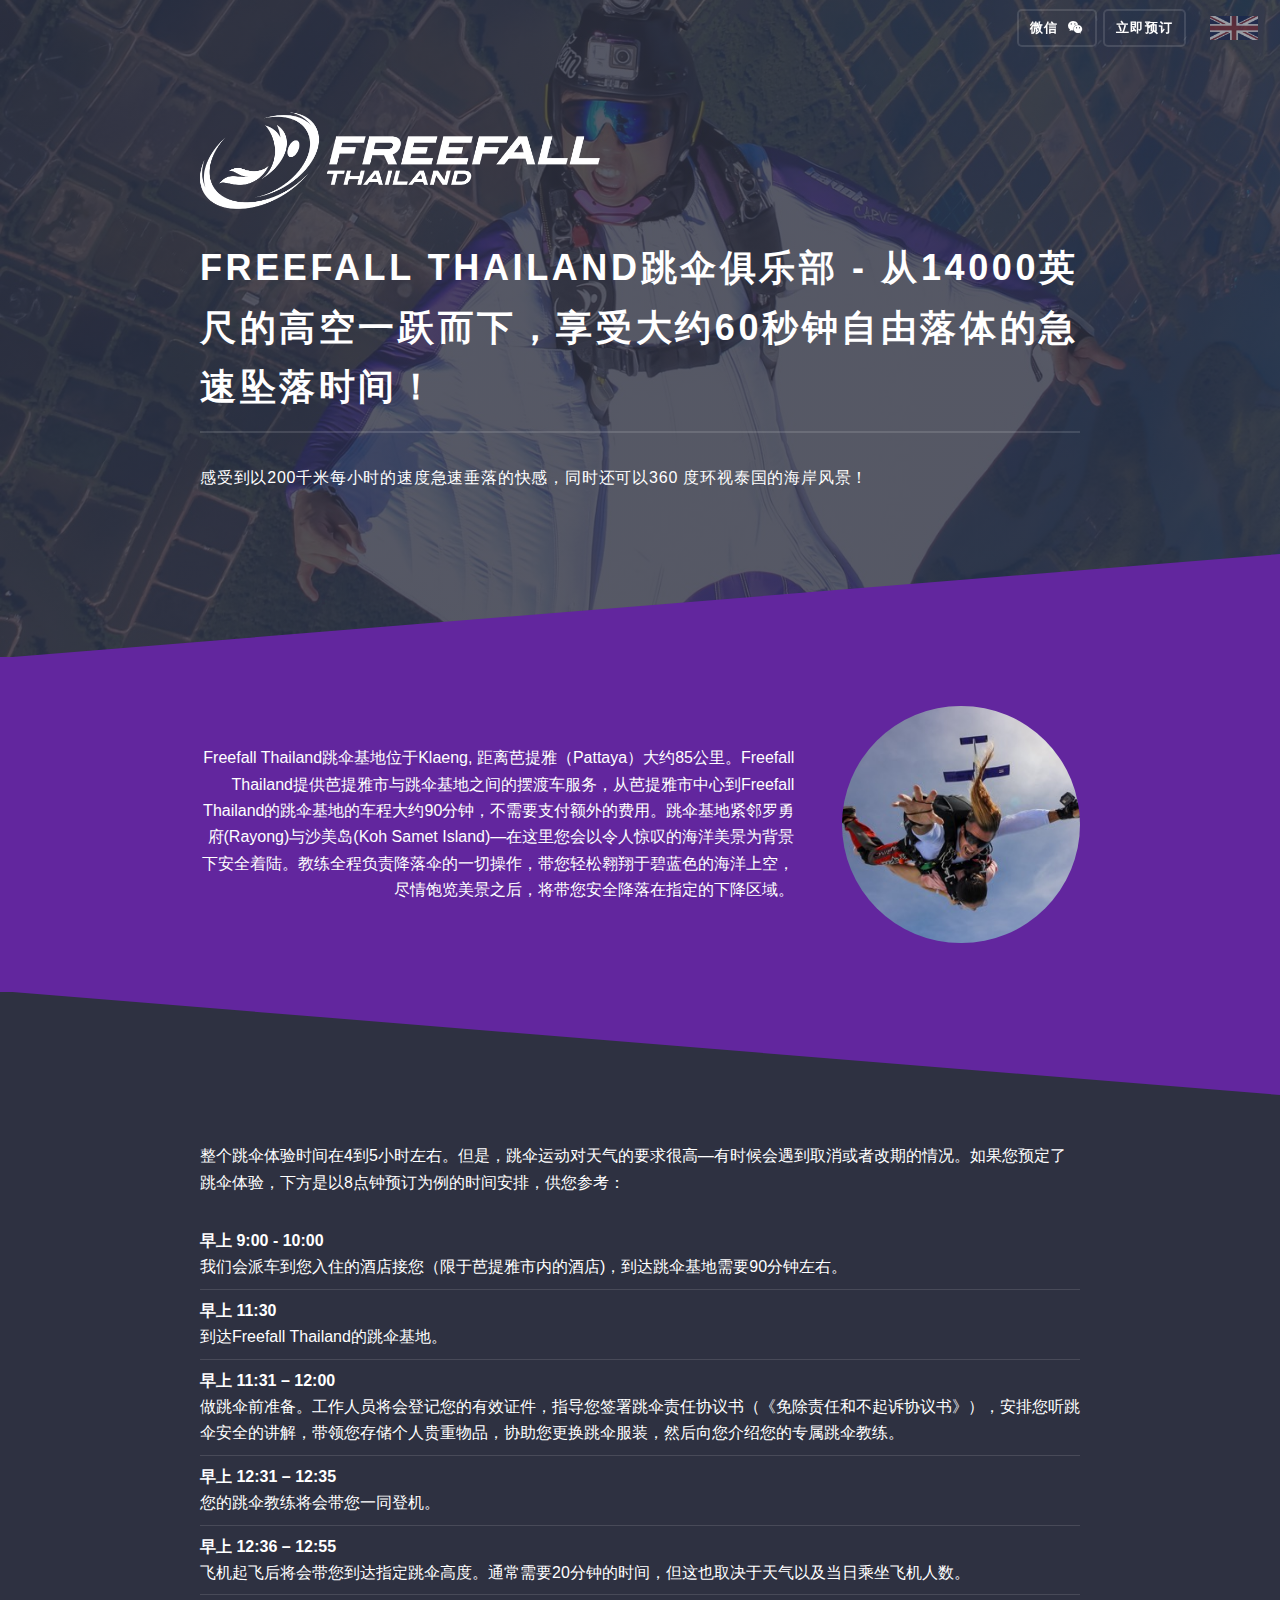
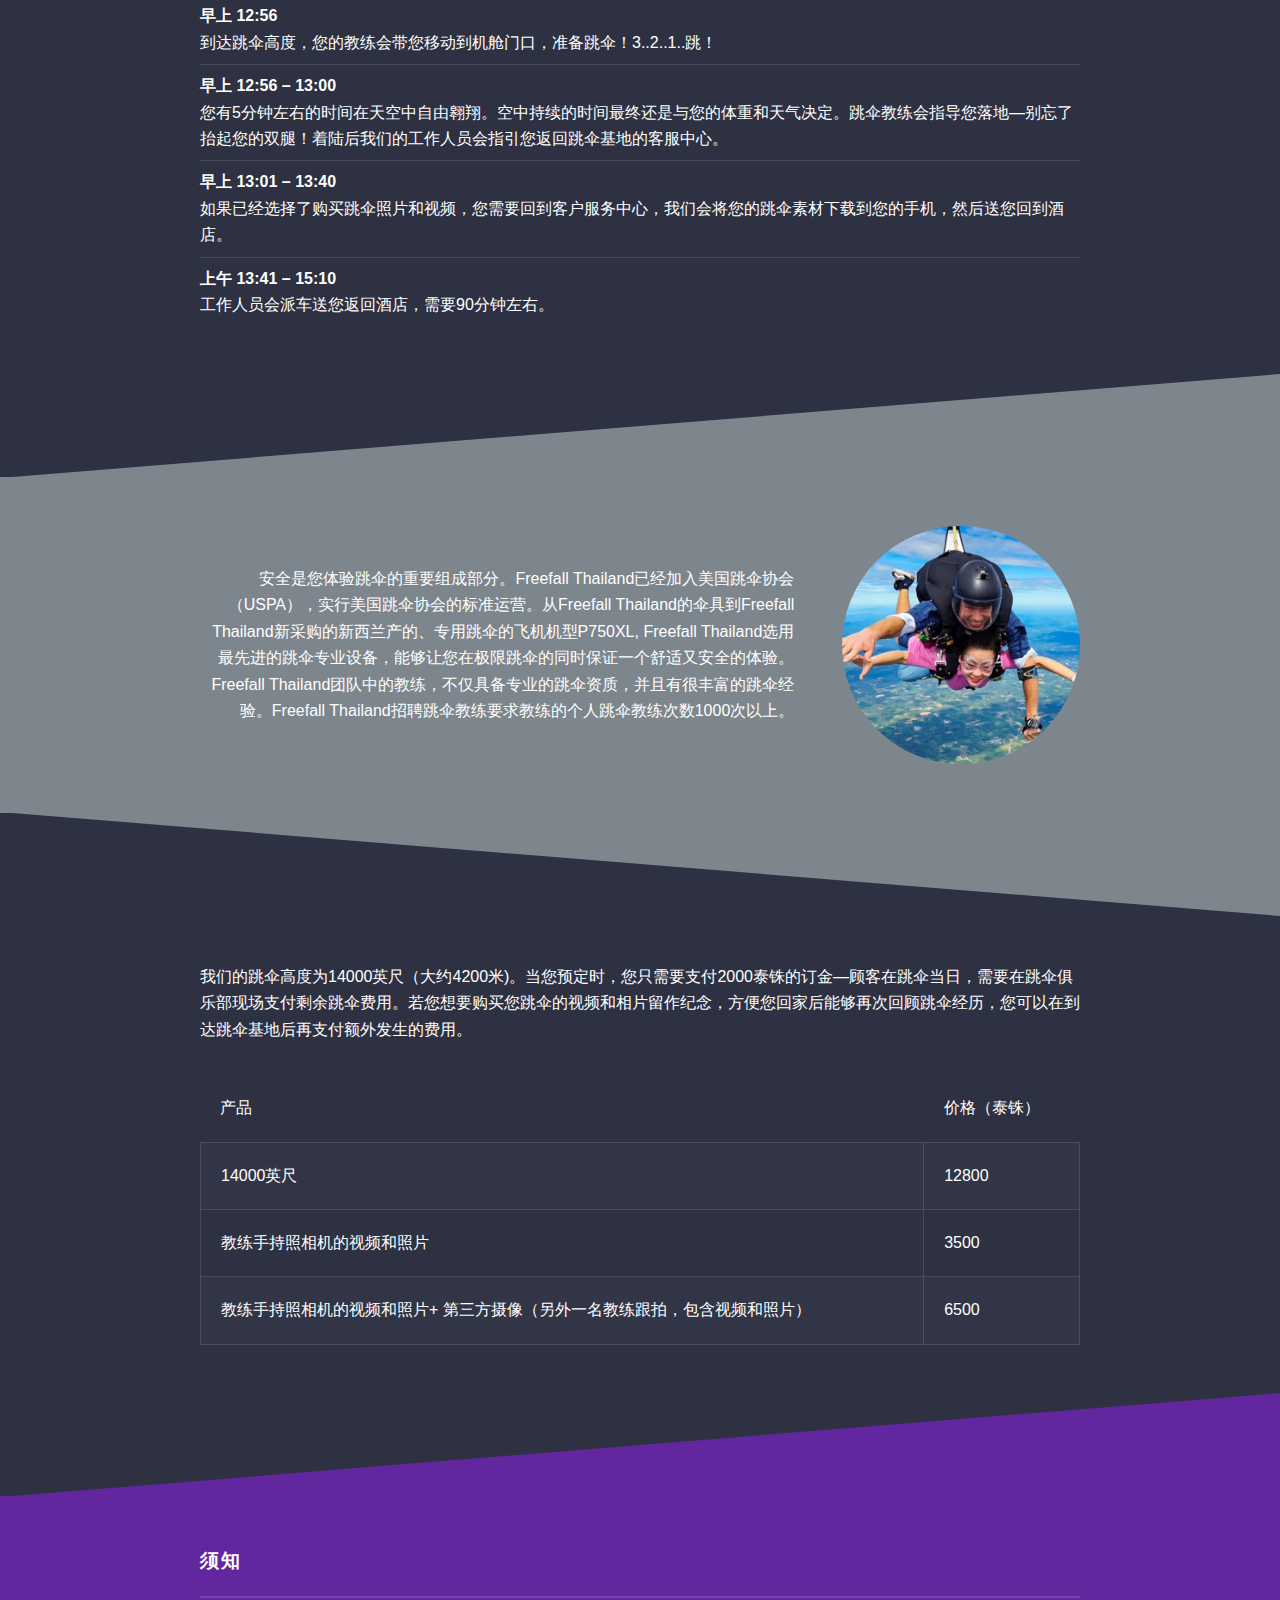
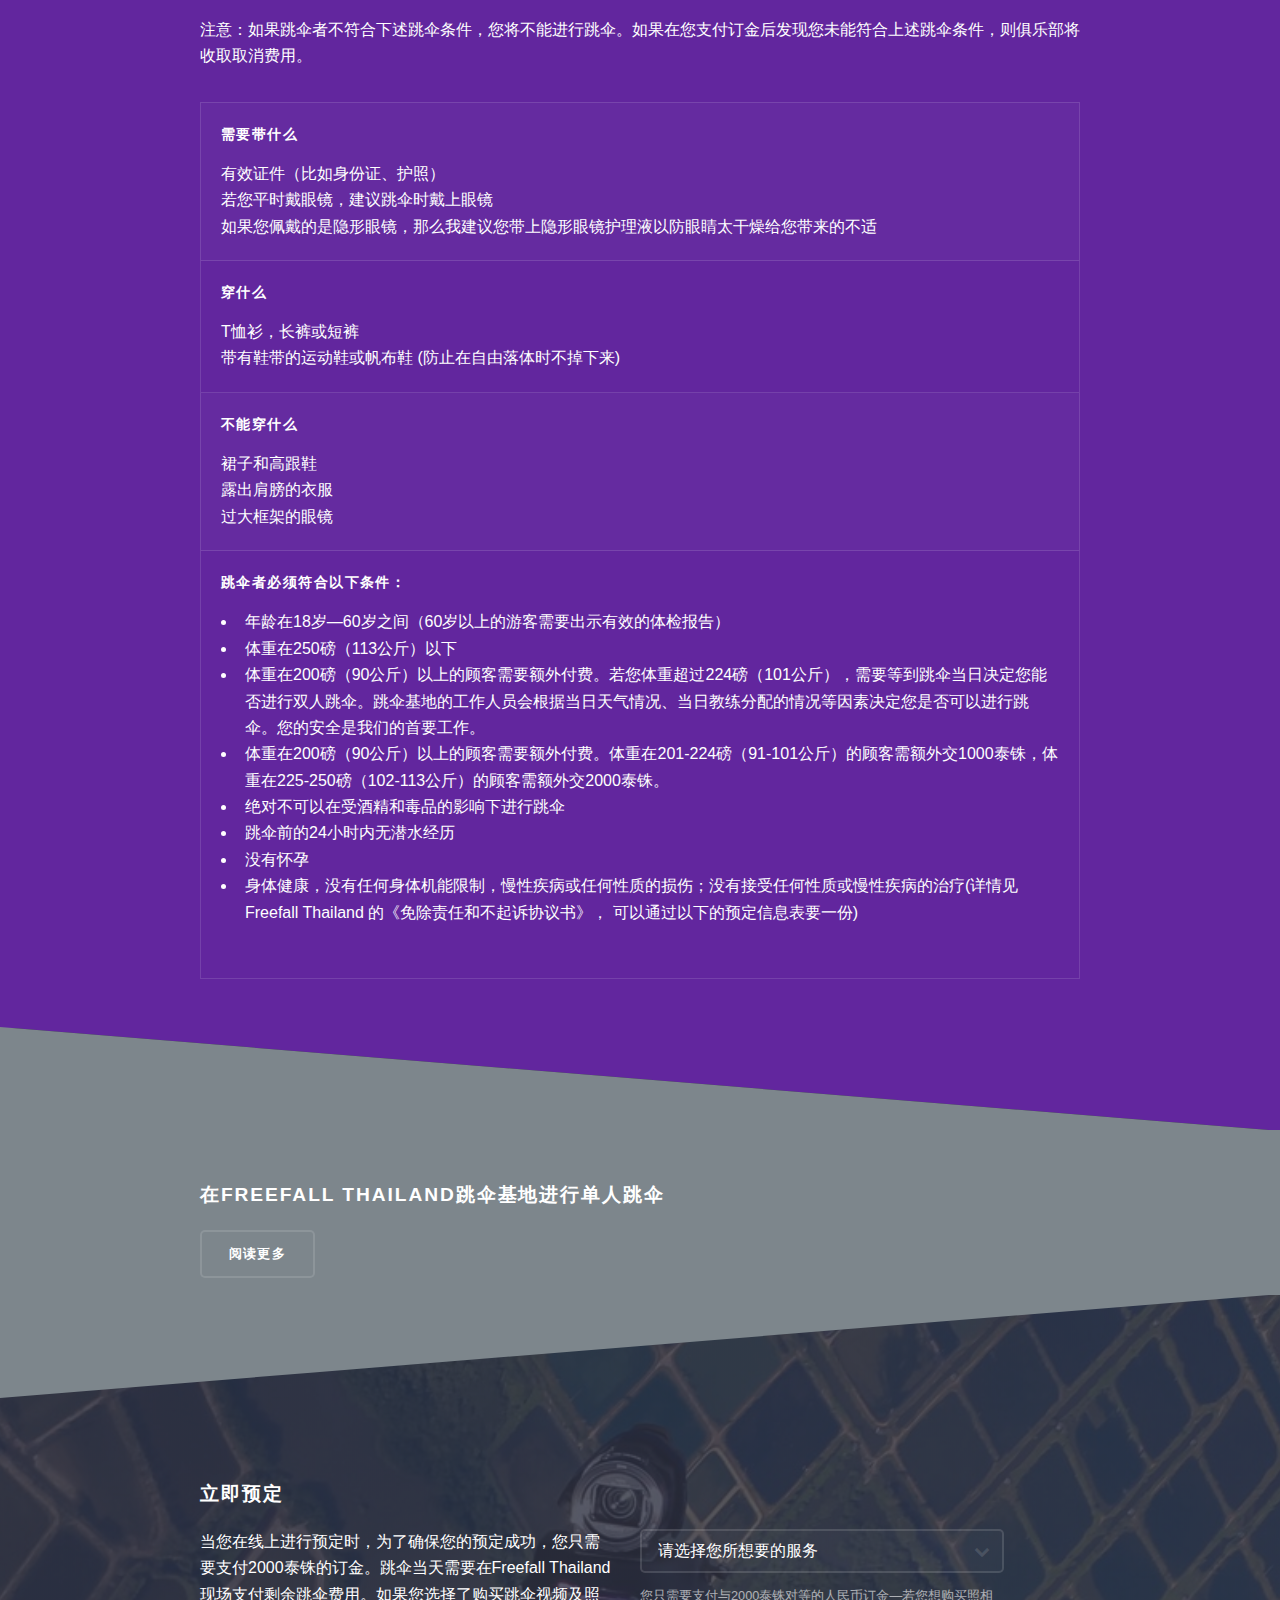
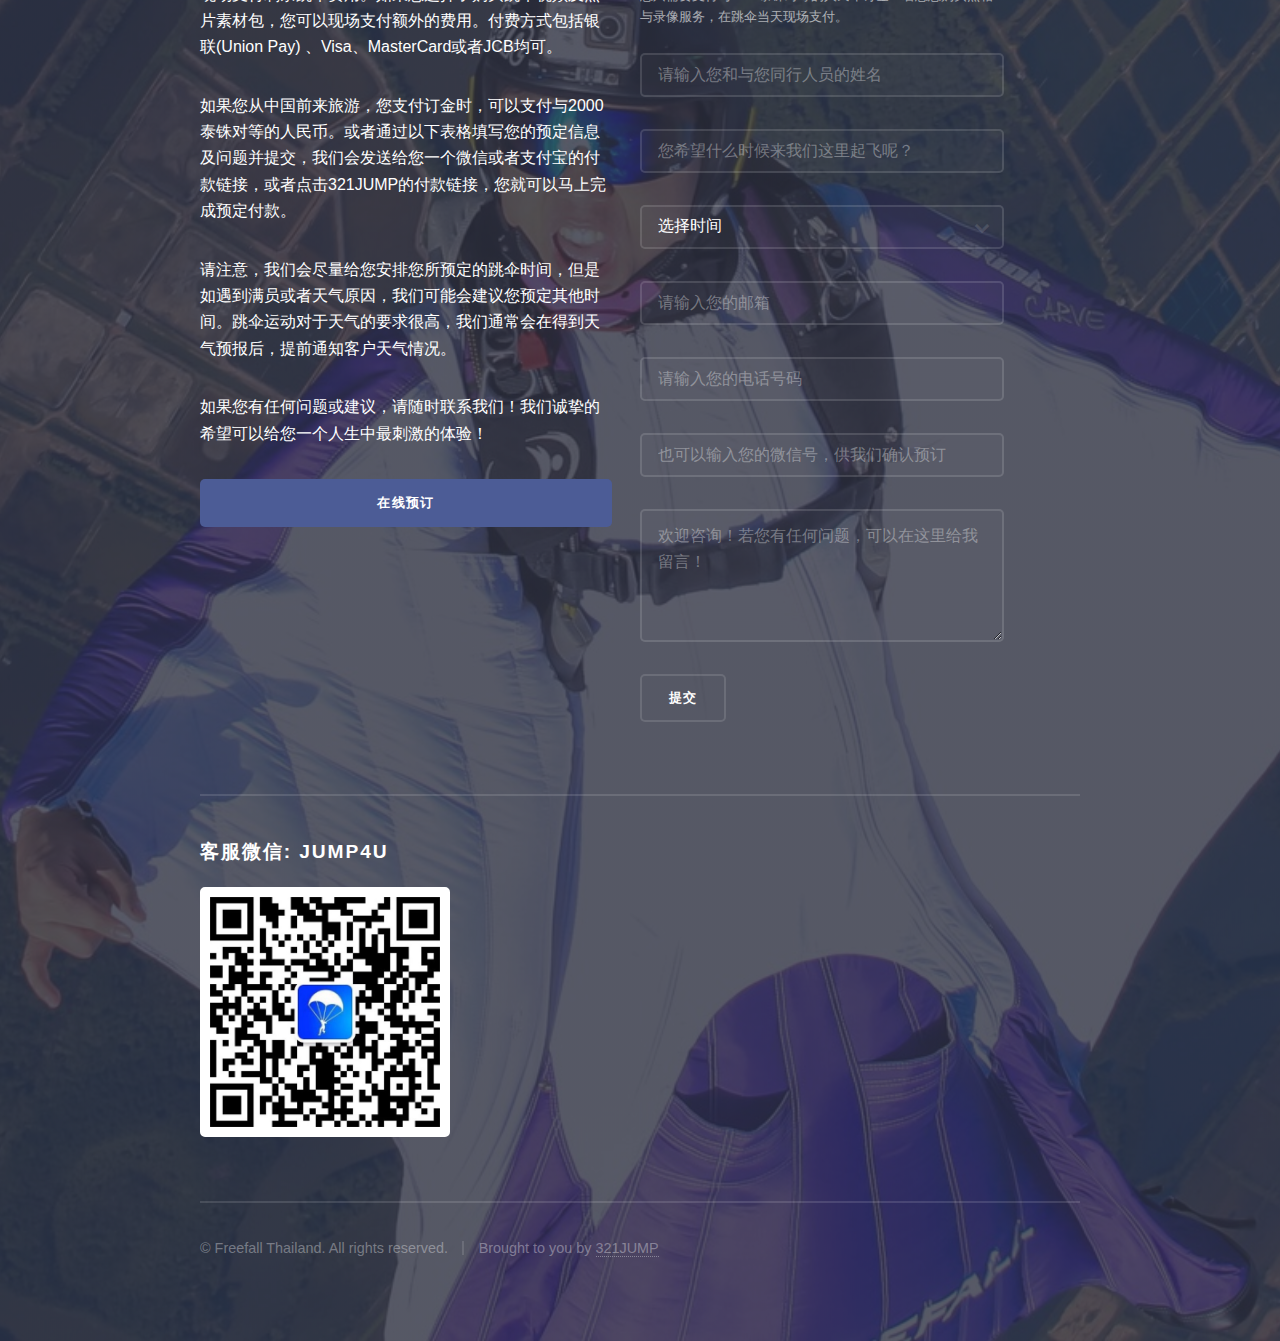
<file: index.html>
<!DOCTYPE HTML>
<!-- (c) Freefall Thailand. All rights reserved. | Designed and created by 321JUMP. -->

<html>

<head>
	<title>Freefall Thailand</title>
	<meta charset="utf-8" />
	<meta name="viewport" content="width=device-width, initial-scale=1" />
	<!--[if lte IE 8]><script src="assets/js/ie/html5shiv.js"></script><![endif]-->
	<link rel="stylesheet" href="assets/css/main.css" />
	<!--[if lte IE 9]><link rel="stylesheet" href="assets/css/ie9.css" /><![endif]-->
	<!--[if lte IE 8]><link rel="stylesheet" href="assets/css/ie8.css" /><![endif]-->

	<!-- Global Site Tag (gtag.js) - Google Analytics -->
	<script async src="https://www.googletagmanager.com/gtag/js?id=UA-107216226-1"></script>
	<script>
	  window.dataLayer = window.dataLayer || [];
	  function gtag(){dataLayer.push(arguments)};
	  gtag('js', new Date());
	  gtag('config', 'UA-107216226-1');
	</script>

	<!-- emailJS function -->
	<script type="text/javascript" src="https://cdn.emailjs.com/dist/email.min.js"></script>
	<script type="text/javascript">
		(function(){
			emailjs.init("user_JIF9T9SAh0LAJ72RdhnV6");
		})();
	</script>

	<!-- Baidu analytics -->
	<script>
		var _hmt = _hmt || [];
		(function() {
		  var hm = document.createElement("script");
		  hm.src = "https://hm.baidu.com/hm.js?ae9389c252b1e434ffbb5d6f6bafe6ed";
		  var s = document.getElementsByTagName("script")[0];
		  s.parentNode.insertBefore(hm, s);
		})();
	</script>

</head>

<body>

<!-- Page Wrapper -->
<div id="backtotop"></div>
<div id="page-wrapper">
<section id="banner">
<div class="inner">
<div class="logo"><img src="images/fft_logo.svg"></div>

<!-- Header -->
<header id="header" class="alt">
<a href="#backtotop"><h1><img src="images/fft_logo.svg"></h1></a>
<nav>
<ul>
	<li><a class="book icon fa-wechat" href="#wechat">微信</a></li>
	<li><a class="book" href="#book">立即预订</a></li>
	<li><a href="http://www.freefallthailand.com" target="_blank"><img class="flag" src="images/english.png"></a></li>
</ul>
</nav>
</header>

					
<!-- Intro section -->
<h2>FREEFALL THAILAND跳伞俱乐部 - 从14000英尺的高空一跃而下，享受大约60秒钟自由落体的急速坠落时间！</h2>
<p>感受到以200千米每小时的速度急速垂落的快感，同时还可以360 度环视泰国的海岸风景！</p>

<!-- End intro section -->

</div>
</section>

<!-- Wrapper -->
<section id="wrapper">

<!-- Info list -->
<!-- Info one -->
<section id="one" class="wrapper spotlight style5">
<div class="inner">
<img class="image" src="images/img1.jpg" alt="" />
<div class="content">
<!-- <h2 class="title">第一步：去坎特伯雷体验跳伞</h2> -->
<p>Freefall Thailand跳伞基地位于Klaeng, 距离芭提雅（Pattaya）大约85公里。Freefall Thailand提供芭提雅市与跳伞基地之间的摆渡车服务，从芭提雅市中心到Freefall Thailand的跳伞基地的车程大约90分钟，不需要支付额外的费用。跳伞基地紧邻罗勇府(Rayong)与沙美岛(Koh Samet Island)—在这里您会以令人惊叹的海洋美景为背景下安全着陆。教练全程负责降落伞的一切操作，带您轻松翱翔于碧蓝色的海洋上空，尽情饱览美景之后，将带您安全降落在指定的下降区域。</p>
</div>
</div>
</section>
<!-- End info one -->

<!-- Info two -->
<section id="two" class="wrapper alt style0">
<div class="inner">
<!-- <img class="image" src="images/img2.jpg" alt="" /> -->
<div class="content">
<!-- <h2 class="title_alt">以安全和创新为龙头，以“纯正新西兰”客户体验而闻名</h2> -->
<p>整个跳伞体验时间在4到5小时左右。但是，跳伞运动对天气的要求很高—有时候会遇到取消或者改期的情况。如果您预定了跳伞体验，下方是以8点钟预订为例的时间安排，供您参考：</p>
<ul class="alt">
	<li><strong>早上 9:00 - 10:00</strong><br/>我们会派车到您入住的酒店接您（限于芭提雅市内的酒店)，到达跳伞基地需要90分钟左右。</li>
	<li><strong>早上 11:30</strong><br/>
	到达Freefall Thailand的跳伞基地。</li>
	<li><strong>早上 11:31 – 12:00</strong><br/>
	做跳伞前准备。工作人员将会登记您的有效证件，指导您签署跳伞责任协议书（《免除责任和不起诉协议书》），安排您听跳伞安全的讲解，带领您存储个人贵重物品，协助您更换跳伞服装，然后向您介绍您的专属跳伞教练。</li>
	<li><strong>早上 12:31 – 12:35</strong><br/>
	您的跳伞教练将会带您一同登机。</li>
	<li><strong>早上 12:36 – 12:55</strong><br/>
	飞机起飞后将会带您到达指定跳伞高度。通常需要20分钟的时间，但这也取决于天气以及当日乘坐飞机人数。</li>
	<li><strong>早上 12:56</strong><br/>
	到达跳伞高度，您的教练会带您移动到机舱门口，准备跳伞！3..2..1..跳！</li>
	<li><strong>早上 12:56 – 13:00</strong><br/>
	您有5分钟左右的时间在天空中自由翱翔。空中持续的时间最终还是与您的体重和天气决定。跳伞教练会指导您落地—别忘了抬起您的双腿！着陆后我们的工作人员会指引您返回跳伞基地的客服中心。</li>
	<li><strong>早上 13:01 – 13:40</strong><br/>
	如果已经选择了购买跳伞照片和视频，您需要回到客户服务中心，我们会将您的跳伞素材下载到您的手机，然后送您回到酒店。</li>
	<li><strong>上午 13:41 – 15:10</strong><br/>
	工作人员会派车送您返回酒店，需要90分钟左右。</li>
</ul>
</div>
</div>
</section>
<!-- End info two -->

<!-- Info three -->
<section id="three" class="wrapper spotlight style4">
<div class="inner">
<img class="image" src="images/img2.jpg" alt="" />
<div class="content">
<!-- <h2 class="title">第一步：去坎特伯雷体验跳伞</h2> -->
<p>安全是您体验跳伞的重要组成部分。Freefall Thailand已经加入美国跳伞协会（USPA），实行美国跳伞协会的标准运营。从Freefall Thailand的伞具到Freefall Thailand新采购的新西兰产的、专用跳伞的飞机机型P750XL, Freefall Thailand选用最先进的跳伞专业设备，能够让您在极限跳伞的同时保证一个舒适又安全的体验。Freefall Thailand团队中的教练，不仅具备专业的跳伞资质，并且有很丰富的跳伞经验。Freefall Thailand招聘跳伞教练要求教练的个人跳伞教练次数1000次以上。</p>
</div>
</div>
</section>
<!-- End info three -->

<!-- Products -->
<div class="wrapper alt style0">
	<div class="inner">
		<section>
			<p>我们的跳伞高度为14000英尺（大约4200米)。当您预定时，您只需要支付2000泰铢的订金—顾客在跳伞当日，需要在跳伞俱乐部现场支付剩余跳伞费用。若您想要购买您跳伞的视频和相片留作纪念，方便您回家后能够再次回顾跳伞经历，您可以在到达跳伞基地后再支付额外发生的费用。</p>	
			<div class="table-wrapper">
				<table class="alt">
					<tbody>
						<tr>
							<thead>
								<td>产品</td>
								<td>价格（泰铢）</td>
							</thead>
						</tr>
						<tr>
							<td>14000英尺</td>
							<td>12800</td>
						</tr>
						<tr>
							<td>教练手持照相机的视频和照片</td>
							<td>3500</td>
						</tr>
						<tr>
							<td>教练手持照相机的视频和照片+ 第三方摄像（另外一名教练跟拍，包含视频和照片）</td>
							<td>6500</td>
						</tr>
					</tbody>
				</table>
			</div>
		</section>
	</div>
</div>
<!-- End products -->

<!-- Things to know -->
<div class="wrapper style5">
	<div class="inner">
		<section>
			<h2 class="major">须知</h2>
			<p>注意：如果跳伞者不符合下述跳伞条件，您将不能进行跳伞。如果在您支付订金后发现您未能符合上述跳伞条件，则俱乐部将收取取消费用。</p>	
			<div class="table-wrapper">
				<table class="alt">
					<tbody>
						<tr>
							<td>
								<h3>需要带什么</h3>
								<p>有效证件（比如身份证、护照）</p>
								<p>若您平时戴眼镜，建议跳伞时戴上眼镜</p>
								<p>如果您佩戴的是隐形眼镜，那么我建议您带上隐形眼镜护理液以防眼睛太干燥给您带来的不适</p>
							</td>
						</tr>
						<tr>
							<td>
								<h3>穿什么</h3>
								<p>T恤衫，长裤或短裤</p>
								<p>带有鞋带的运动鞋或帆布鞋 (防止在自由落体时不掉下来)</p>
							</td>
						</tr>
						<tr>
							<td>
								<h3>不能穿什么</h3>
								<p>裙子和高跟鞋</p>
								<p>露出肩膀的衣服</p>
								<p>过大框架的眼镜</p>
							</td>
						</tr>
						<tr>
							<td>
								<h3>跳伞者必须符合以下条件：</h3>
								<ul>
									<li>年龄在18岁—60岁之间（60岁以上的游客需要出示有效的体检报告）</li>
									<li>体重在250磅（113公斤）以下</li>
									<li>体重在200磅（90公斤）以上的顾客需要额外付费。若您体重超过224磅（101公斤），需要等到跳伞当日决定您能否进行双人跳伞。跳伞基地的工作人员会根据当日天气情况、当日教练分配的情况等因素决定您是否可以进行跳伞。您的安全是我们的首要工作。</li>
									<li> 体重在200磅（90公斤）以上的顾客需要额外付费。体重在201-224磅（91-101公斤）的顾客需额外交1000泰铢，体重在225-250磅（102-113公斤）的顾客需额外交2000泰铢。</li>
									<li>绝对不可以在受酒精和毒品的影响下进行跳伞</li>
									<li>跳伞前的24小时内无潜水经历</li>
									<li>没有怀孕</li>
									<li>身体健康，没有任何身体机能限制，慢性疾病或任何性质的损伤；没有接受任何性质或慢性疾病的治疗(详情见 Freefall Thailand 的《免除责任和不起诉协议书》， 可以通过以下的预定信息表要一份)</li>
								</ul>
							</td>
						</tr>
					</tbody>
				</table>
			</div>
		</section>
	</div>
</div>
<!-- End things to know -->

<!-- Experienced -->
<section id="three" class="wrapper spotlight alt style4">
<div class="inner">
<div class="content">
<h2>在Freefall Thailand跳伞基地进行单人跳伞</h2>
<a href="experienced.html" class="button">阅读更多</a>
</div>
</div>
</section>
<!-- End experienced -->

<!-- Footer -->
<section id="footer">
<div id="book" class="inner">
<h2>立即预定</h2>
<div class="row uniform">
	<div class="6u 12u$(xsmall)">
		<p>当您在线上进行预定时，为了确保您的预定成功，您只需要支付2000泰铢的订金。跳伞当天需要在Freefall Thailand现场支付剩余跳伞费用。如果您选择了购买跳伞视频及照片素材包，您可以现场支付额外的费用。付费方式包括银联(Union Pay) 、Visa、MasterCard或者JCB均可。</p>
		<p>如果您从中国前来旅游，您支付订金时，可以支付与2000泰铢对等的人民币。或者通过以下表格填写您的预定信息及问题并提交，我们会发送给您一个微信或者支付宝的付款链接，或者点击321JUMP的付款链接，您就可以马上完成预定付款。</p>
		<p>请注意，我们会尽量给您安排您所预定的跳伞时间，但是如遇到满员或者天气原因，我们可能会建议您预定其他时间。跳伞运动对于天气的要求很高，我们通常会在得到天气预报后，提前通知客户天气情况。</p>
		<p>如果您有任何问题或建议，请随时联系我们！我们诚挚的希望可以给您一个人生中最刺激的体验！</p>
		<a href="https://h5.youzan.com/v2/goods/36cqheo8bxd73" target="_blank" class="button special" style="width: 100%; margin-bottom: 20px;">在线预订</a>
	</div>

	<div class="6u 12u$(xsmall)">
		<!-- Form -->
		<form id="contact">

			<div class="field">
				<div class="select-wrapper">
					<select name="service" />
						<option value="">请选择您所想要的服务</option>
						<option value="14000ft">起跳高度 14000英尺</option>
					</select>
				</div>
			</div>
			<p class="small">您只需要支付与2000泰铢对等的人民币订金—若您想购买照相与录像服务，在跳伞当天现场支付。</p>

			<div class="field">
				<input type="text" name="names" placeholder="请输入您和与您同行人员的姓名" />

			</div>

			<div class="field">
				<input type="text" name="dates" placeholder="您希望什么时候来我们这里起飞呢？" />
			</div>

			<div class="field">
				<div class="select-wrapper" id="emailanchor">
					<select name="time" />
						<option value="">选择时间</option>
						<option value="Morning">上午</option>
						<option value="Afternoon">下午</option>
					</select>
				</div>
			</div>

			<div class="field">
				<input type="email" name="email" id="email" placeholder="请输入您的邮箱" />
				<p id="emailerror" class="icon fa-exclamation-triangle"> 请填写邮箱账号</p>
			</div>

			<div class="field">
				<input type="text" name="phone" placeholder="请输入您的电话号码" />
			</div>

			<div class="field">
				<input type="text" name="wechat" placeholder="也可以输入您的微信号，供我们确认预订" />
			</div>

			<div class="field">
				<textarea name="message" rows="4" placeholder="欢迎咨询！若您有任何问题，可以在这里给我留言！" /></textarea>
			</div>

			<input type="text" name="surname" id="surname_field" style="display: none;">

			<ul class="actions">
				<li><input type="submit" value="提交" id="booking_button" onsubmit="return validateForm()" /></li>
				<!-- <li><div class="loader" id="loader"></div></li> -->
			</ul>
			<p id="thankyou" class="icon fa-check"> 您已经提交成功, 我们将尽快给您回复！</p>

		</form>
	</div>
</div>

<!-- QR code -->
<hr>
<h2 id="wechat">客服微信: jump4u</h2>
<img src="images/wechat_leo.jpg" class="qrcode">
<!-- End QR code -->

<!-- Copyright -->
<ul class="copyright">
<li>&copy; Freefall Thailand. All rights reserved.</li><li>Brought to you by <a href="http://www.321jump.cn/zh">321JUMP</a></li>
</ul>
<!-- End copyright -->

</div>
</section>
<!-- End footer -->

</div>

<!-- Scripts -->
<script src="assets/js/skel.min.js"></script>
<script src="assets/js/jquery.min.js"></script>
<script src="assets/js/jquery.scrollex.min.js"></script>
<script src="assets/js/util.js"></script>
<!--[if lte IE 8]><script src="assets/js/ie/respond.min.js"></script><![endif]-->

<!-- Smooth scrolling -->
<script type="text/javascript">
	$('a').click(function(){
	    $('html, body').animate({
	        scrollTop: $( $(this).attr('href') ).offset().top
	    }, 500);
    	return false;
	});
</script>

<script type="text/javascript">
	$('a').click(function(){
	    $('html, body').animate({
	        scrollTop: $( $(this).attr('href') ).offset().top
	    }, 800);
    	return false;
	});
</script>

<script src="assets/js/main.js"></script>

<script>
	var form = document.getElementById("contact");
	var defaultButtonText = document.getElementById("booking_button").value;

	var showLoader = function () {
		document.getElementById("booking_button").value = "正在加载...";
	};

	var hideLoader = function () {
		document.getElementById("booking_button").value = defaultButtonText;
	};

	var disableButton = function () {
		document.getElementById("booking_button").disabled = true;
	};

	var enableButton = function () {
		document.getElementById("booking_button").disabled = false;
	};

	/**
	 * Gets called if there is a validation error
	 */
	var onValidationError = function () {
		document.getElementById("emailerror").classList.add("active");
		document.getElementById("email").classList.add("active");
		window.location.href = "#emailanchor";
	};

	/**
	 * Gets called before submission if there is no validation error
	 */
	var onBeforeSubmit = function () {
		disableButton();
		showLoader();
	};

	/**
	 * Gets called after submission
	 */
	var onAfterSubmit = function () {
		document.getElementById("thankyou").classList.add("active");
		document.getElementById("emailerror").classList.remove("active");
		document.getElementById("email").classList.remove("active");
		enableButton();
		hideLoader();
	};

	form.addEventListener("submit", (e) => {
		e.preventDefault();

		if (document.getElementById("email").value === "") {
			onValidationError();
		} else {
			onBeforeSubmit();

			if (!document.getElementById("surname_field").value) {
				emailjs.sendForm("321jump","freefall_thailand","contact").then(
		        	function(response) {
		        		onAfterSubmit();
		        	},
		        	function(error) {
		        		enableButton();
		        		hideLoader();
		        		// console.log("fail", error);
		        	}
		        );
			}
		}
	});
</script>
<!-- End scripts -->

</body>

</html>
</file>
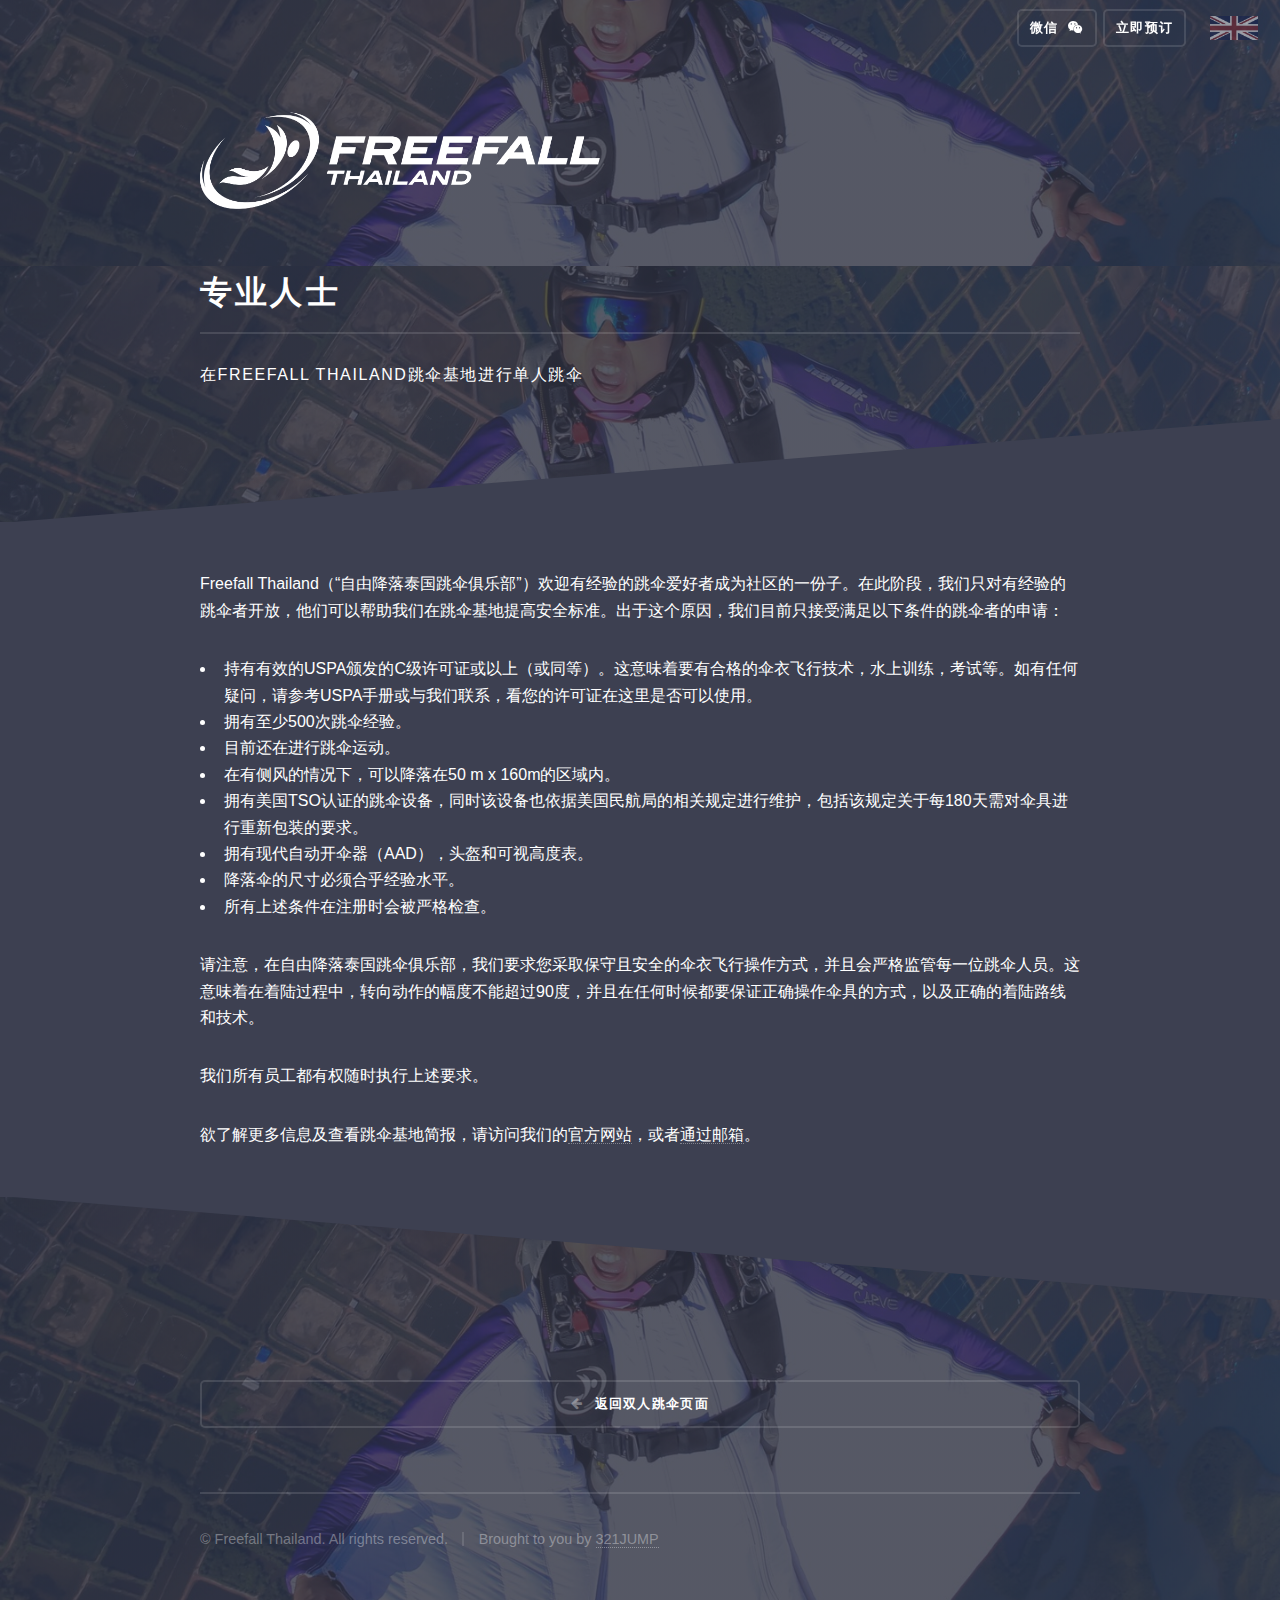
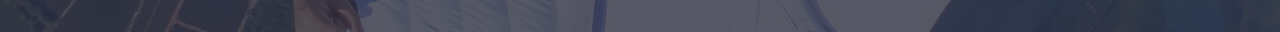
<file: experienced.html>
<!DOCTYPE HTML>
<!-- (c) Freefall Thailand. All rights reserved. | Designed and created by 321JUMP. -->

<html>

<head>
	<title>Freefall Thailand</title>
	<meta charset="utf-8" />
	<meta name="viewport" content="width=device-width, initial-scale=1" />
	<!--[if lte IE 8]><script src="assets/js/ie/html5shiv.js"></script><![endif]-->
	<link rel="stylesheet" href="assets/css/main.css" />
	<!--[if lte IE 9]><link rel="stylesheet" href="assets/css/ie9.css" /><![endif]-->
	<!--[if lte IE 8]><link rel="stylesheet" href="assets/css/ie8.css" /><![endif]-->

	<!-- Global Site Tag (gtag.js) - Google Analytics -->
	<script async src="https://www.googletagmanager.com/gtag/js?id=UA-107216226-1"></script>
	<script>
	  window.dataLayer = window.dataLayer || [];
	  function gtag(){dataLayer.push(arguments)};
	  gtag('js', new Date());
	  gtag('config', 'UA-107216226-1');
	</script>

	<!-- emailJS function -->
	<script type="text/javascript" src="https://cdn.emailjs.com/dist/email.min.js"></script>
	<script type="text/javascript">
		(function(){
			emailjs.init("user_JIF9T9SAh0LAJ72RdhnV6");
		})();
	</script>

	<!-- Baidu analytics -->
	<script>
		var _hmt = _hmt || [];
		(function() {
		  var hm = document.createElement("script");
		  hm.src = "https://hm.baidu.com/hm.js?ae9389c252b1e434ffbb5d6f6bafe6ed";
		  var s = document.getElementsByTagName("script")[0];
		  s.parentNode.insertBefore(hm, s);
		})();
	</script>

</head>

<body>

<!-- Page Wrapper -->
<div id="backtotop"></div>
<div id="page-wrapper">
<section id="banner">
<div class="inner">
<div class="logo"><img src="images/fft_logo.svg"></div>

<!-- Header -->
<header id="header" class="alt">
<a href="http://321jump.cn/freefall-thailand"><h1><img src="images/fft_logo.svg"></h1></a>
<nav>
<ul>
	<li><a class="book icon fa-wechat" href="index.html#wechat">微信</a></li>
	<li><a class="book" href="index.html#book">立即预订</a></li>
	<li><a href="http://www.freefallthailand.com" target="_blank"><img class="flag" src="images/english.png"></a></li>
</ul>
</nav>
</header>

</div>
</section>

<!-- Wrapper -->
<section id="wrapper">
<header style="padding-top: 0">
<div class="inner">
	<h2>专业人士</h2>
	<p>在Freefall Thailand跳伞基地进行单人跳伞</p>
</div>
</header>

<!-- Content -->
<div class="wrapper style3">
<div class="inner">
	<p>Freefall Thailand（“自由降落泰国跳伞俱乐部”）欢迎有经验的跳伞爱好者成为社区的一份子。在此阶段，我们只对有经验的跳伞者开放，他们可以帮助我们在跳伞基地提高安全标准。出于这个原因，我们目前只接受满足以下条件的跳伞者的申请：</p>
<ul>
	<li>持有有效的USPA颁发的C级许可证或以上（或同等）。这意味着要有合格的伞衣飞行技术，水上训练，考试等。如有任何疑问，请参考USPA手册或与我们联系，看您的许可证在这里是否可以使用。</li>
	<li>拥有至少500次跳伞经验。</li>
	<li>目前还在进行跳伞运动。</li>
	<li>在有侧风的情况下，可以降落在50 m x 160m的区域内。</li>
	<li>拥有美国TSO认证的跳伞设备，同时该设备也依据美国民航局的相关规定进行维护，包括该规定关于每180天需对伞具进行重新包装的要求。</li>
	<li>拥有现代自动开伞器（AAD），头盔和可视高度表。</li>
	<li>降落伞的尺寸必须合乎经验水平。</li>
	<li>所有上述条件在注册时会被严格检查。</li>
</ul>
<p>请注意，在自由降落泰国跳伞俱乐部，我们要求您采取保守且安全的伞衣飞行操作方式，并且会严格监管每一位跳伞人员。这意味着在着陆过程中，转向动作的幅度不能超过90度，并且在任何时候都要保证正确操作伞具的方式，以及正确的着陆路线和技术。</p>
<p>我们所有员工都有权随时执行上述要求。</p>
<p>欲了解更多信息及查看跳伞基地简报，请访问我们的<a href="http://www.freefallthailand.com/experienced" target="_blank">官方网站</a>，或者<a href="mailto:jump@freefallthailand.com">通过邮箱</a>。</p>
</div>
</div>
</section>

<!-- Footer -->
<section id="footer">
<div id="book" class="inner">

<a href="index.html" class="button icon fa-arrow-left"> 返回双人跳伞页面</a>

<!-- Copyright -->
<ul class="copyright">
<li>&copy; Freefall Thailand. All rights reserved.</li><li>Brought to you by <a href="http://www.321jump.cn/zh">321JUMP</a></li>
</ul>
<!-- End copyright -->


</div>
</section>
<!-- End footer -->

</div>

<!-- Scripts -->
<script src="assets/js/skel.min.js"></script>
<script src="assets/js/jquery.min.js"></script>
<script src="assets/js/jquery.scrollex.min.js"></script>
<script src="assets/js/util.js"></script>
<!--[if lte IE 8]><script src="assets/js/ie/respond.min.js"></script><![endif]-->

<!-- Smooth scrolling -->
<script type="text/javascript">
	$('a').click(function(){
	    $('html, body').animate({
	        scrollTop: $( $(this).attr('href') ).offset().top
	    }, 500);
    	return false;
	});
</script>

<script type="text/javascript">
	$('a').click(function(){
	    $('html, body').animate({
	        scrollTop: $( $(this).attr('href') ).offset().top
	    }, 800);
    	return false;
	});
</script>

<script src="assets/js/main.js"></script>

<script>
	var form = document.getElementById("contact");
	var defaultButtonText = document.getElementById("booking_button").value;

	var showLoader = function () {
		document.getElementById("booking_button").value = "正在加载...";
	};

	var hideLoader = function () {
		document.getElementById("booking_button").value = defaultButtonText;
	};

	var disableButton = function () {
		document.getElementById("booking_button").disabled = true;
	};

	var enableButton = function () {
		document.getElementById("booking_button").disabled = false;
	};

	/**
	 * Gets called if there is a validation error
	 */
	var onValidationError = function () {
		document.getElementById("emailerror").classList.add("active");
		document.getElementById("email").classList.add("active");
		window.location.href = "#emailanchor";
	};

	/**
	 * Gets called before submission if there is no validation error
	 */
	var onBeforeSubmit = function () {
		disableButton();
		showLoader();
	};

	/**
	 * Gets called after submission
	 */
	var onAfterSubmit = function () {
		document.getElementById("thankyou").classList.add("active");
		document.getElementById("emailerror").classList.remove("active");
		document.getElementById("email").classList.remove("active");
		enableButton();
		hideLoader();
	};

	form.addEventListener("submit", (e) => {
		e.preventDefault();

		if (document.getElementById("email").value === "") {
			onValidationError();
		} else {
			onBeforeSubmit();

			if (!document.getElementById("surname_field").value) {
				emailjs.sendForm("321jump","freefall_thailand","contact").then(
		        	function(response) {
		        		onAfterSubmit();
		        	},
		        	function(error) {
		        		enableButton();
		        		hideLoader();
		        		// console.log("fail", error);
		        	}
		        );
			}
		}
	});
</script>
<!-- End scripts -->

</body>

</html>
</file>
<file: assets/css/ie9.css>
/*
	Solid State by HTML5 UP
	html5up.net | @ajlkn
	Free for personal and commercial use under the CCA 3.0 license (html5up.net/license)
*/

/* Basic */

	body {
		background-color: #2e3141;
		background-image: url("../../images/bg.jpg");
		background-size: cover;
		background-attachment: fixed;
		background-position: center;
	}

		body:before {
			background: rgba(46, 49, 65, 0.8);
			content: '';
			display: block;
			height: 100%;
			left: 0;
			position: fixed;
			top: 0;
			width: 100%;
		}

		body > * {
			position: relative;
			z-index: 1;
		}

/* Features */

	.features article {
		display: inline-block;
		width: 45%;
	}

/* Menu */

	#menu .inner {
		margin: 4em auto;
	}

/* Wrapper */

	#wrapper > header {
		background: none !important;
	}

	.wrapper.spotlight .inner {
		text-align: left !important;
	}

	.wrapper.spotlight .image {
		display: inline-block;
		margin: 0 3em 2em 0 !important;
		vertical-align: middle;
		width: 24%;
	}

	.wrapper.spotlight .content {
		display: inline-block;
		vertical-align: middle;
		width: 70%;
	}

/* Banner */

	#banner {
		background: none !important;
	}

/* Footer */

	#footer {
		background: none !important;
	}

		#footer .inner form {
			display: inline-block;
			width: 45%;
		}

		#footer .inner .contact {
			display: inline-block;
			width: 45%;
		}
</file>
<file: assets/css/ie8.css>
/*
	Solid State by HTML5 UP
	html5up.net | @ajlkn
	Free for personal and commercial use under the CCA 3.0 license (html5up.net/license)
*/

/* Basic */

	body {
		-ms-behavior: url("assets/js/backgroundsize.min.htc");
	}

/* Type */

	h1.major, h2.major, h3.major, h4.major, h5.major, h6.major {
		border-bottom: solid 2px #ffffff;
	}

	blockquote {
		border-left: solid 4px #ffffff;
	}

	code {
		border: solid 2px #ffffff;
	}

	hr {
		border-bottom: solid 2px #ffffff;
	}

/* Button */

	input[type="submit"],
	input[type="reset"],
	input[type="button"],
	button,
	.button {
		position: relative;
		-ms-behavior: url("assets/js/ie/PIE.htc");
		border: solid 2px #ffffff;
	}

		input[type="submit"].special,
		input[type="reset"].special,
		input[type="button"].special,
		button.special,
		.button.special {
			border: 0;
		}

/* Form */

	input[type="text"],
	input[type="password"],
	input[type="email"],
	input[type="tel"],
	select,
	textarea {
		position: relative;
		-ms-behavior: url("assets/js/ie/PIE.htc");
		background: transparent;
		border: solid 2px #ffffff;
	}

/* Table */

	table tbody tr {
		border: solid 1px #ffffff;
		border-left: 0;
		border-right: 0;
	}

	table.alt tbody tr td {
		border: solid 1px #ffffff;
		border-left-width: 0;
		border-top-width: 0;
	}

		table.alt tbody tr td:first-child {
			border-left-width: 1px;
		}

	table.alt tbody tr:first-child td {
		border-top-width: 1px;
	}

	table.alt thead {
		border-bottom: 0;
	}

	table.alt tfoot {
		border-top: 0;
	}

/* Features */

	.features article {
		-ms-behavior: url("assets/js/ie/PIE.htc");
		position: relative;
		width: 44%;
	}

		.features article .image {
			margin-top: 0;
			margin-left: 0;
			width: 100%;
		}

/* Menu */

	#menu {
		background: #2e3141;
	}

		#menu h2 {
			border-bottom: solid 2px #ffffff;
		}

/* Header */

	#header {
		background-color: #353849;
	}

/* Wrapper */

	.wrapper {
		margin: 0;
	}

		.wrapper:before, .wrapper:after {
			display: none;
		}

		.wrapper.spotlight .image {
			-ms-behavior: url("assets/js/ie/PIE.htc");
		}

			.wrapper.spotlight .image img {
				position: relative;
				-ms-behavior: url("assets/js/ie/PIE.htc");
			}

/* Banner */

	#banner .logo .icon {
		border: solid 2px #ffffff;
		-ms-behavior: url("assets/js/ie/PIE.htc");
	}

	#banner h2 {
		border-bottom: solid 2px #ffffff;
	}

/* Footer */

	#footer .inner .copyright {
		border-top: solid 2px #ffffff;
	}

		#footer .inner .copyright li {
			border-left: solid 2px #ffffff;
		}
</file>
<file: assets/css/main.css>
@import url(font-awesome.min.css);
@import url("https://fonts.googleapis.com/css?family=Raleway:200,700|Source+Sans+Pro:300,600,300italic,600italic");

/*
	Solid State by HTML5 UP
	html5up.net | @ajlkn
	Free for personal and commercial use under the CCA 3.0 license (html5up.net/license)
*/

/* Reset */

	html, body, div, span, applet, object, iframe, h1, h2, h3, h4, h5, h6, p, blockquote, pre, a, abbr, acronym, address, big, cite, code, del, dfn, em, img, ins, kbd, q, s, samp, small, strike, strong, sub, sup, tt, var, b, u, i, center, dl, dt, dd, ol, ul, li, fieldset, form, label, legend, table, caption, tbody, tfoot, thead, tr, th, td, article, aside, canvas, details, embed, figure, figcaption, footer, header, hgroup, menu, nav, output, ruby, section, summary, time, mark, audio, video {
		margin: 0;
		padding: 0;
		border: 0;
		font-size: 100%;
		font: inherit;
		vertical-align: baseline;
	}

	article, aside, details, figcaption, figure, footer, header, hgroup, menu, nav, section {
		display: block;
	}

	body {
		line-height: 1;
	}

	ol, ul {
		list-style: none;
	}

	blockquote, q {
		quotes: none;
	}

	blockquote:before, blockquote:after, q:before, q:after {
		content: '';
		content: none;
	}

	table {
		border-collapse: collapse;
		border-spacing: 0;
	}

	body {
		-webkit-text-size-adjust: none;
	}

/* Box Model */

	*, *:before, *:after {
		-moz-box-sizing: border-box;
		-webkit-box-sizing: border-box;
		box-sizing: border-box;
	}

/* Grid */

	.row {
		border-bottom: solid 1px transparent;
		-moz-box-sizing: border-box;
		-webkit-box-sizing: border-box;
		box-sizing: border-box;
	}

	.row > * {
		float: left;
		-moz-box-sizing: border-box;
		-webkit-box-sizing: border-box;
		box-sizing: border-box;
	}

	.row:after, .row:before {
		content: '';
		display: block;
		clear: both;
		height: 0;
	}

	.row.uniform > * > :first-child {
		margin-top: 0;
	}

	.row.uniform > * > :last-child {
		margin-bottom: 0;
	}

	.row.\30 \25 > * {
		padding: 0 0 0 0em;
	}

	.row.\30 \25 {
		margin: 0 0 -1px 0em;
	}

	.row.uniform.\30 \25 > * {
		padding: 0em 0 0 0em;
	}

	.row.uniform.\30 \25 {
		margin: 0em 0 -1px 0em;
	}

	.row > * {
		padding: 0 0 0 1.75em;
	}

	.row {
		margin: 0 0 -1px -1.75em;
	}

	.row.uniform > * {
		padding: 1.75em 0 0 1.75em;
	}

	.row.uniform {
		margin: -1.75em 0 -1px -1.75em;
	}

	.row.\32 00\25 > * {
		padding: 0 0 0 3.5em;
	}

	.row.\32 00\25 {
		margin: 0 0 -1px -3.5em;
	}

	.row.uniform.\32 00\25 > * {
		padding: 3.5em 0 0 3.5em;
	}

	.row.uniform.\32 00\25 {
		margin: -3.5em 0 -1px -3.5em;
	}

	.row.\31 50\25 > * {
		padding: 0 0 0 2.625em;
	}

	.row.\31 50\25 {
		margin: 0 0 -1px -2.625em;
	}

	.row.uniform.\31 50\25 > * {
		padding: 2.625em 0 0 2.625em;
	}

	.row.uniform.\31 50\25 {
		margin: -2.625em 0 -1px -2.625em;
	}

	.row.\35 0\25 > * {
		padding: 0 0 0 0.875em;
	}

	.row.\35 0\25 {
		margin: 0 0 -1px -0.875em;
	}

	.row.uniform.\35 0\25 > * {
		padding: 0.875em 0 0 0.875em;
	}

	.row.uniform.\35 0\25 {
		margin: -0.875em 0 -1px -0.875em;
	}

	.row.\32 5\25 > * {
		padding: 0 0 0 0.4375em;
	}

	.row.\32 5\25 {
		margin: 0 0 -1px -0.4375em;
	}

	.row.uniform.\32 5\25 > * {
		padding: 0.4375em 0 0 0.4375em;
	}

	.row.uniform.\32 5\25 {
		margin: -0.4375em 0 -1px -0.4375em;
	}

	.\31 2u, .\31 2u\24 {
		width: 100%;
		clear: none;
		margin-left: 0;
	}

	.\31 1u, .\31 1u\24 {
		width: 91.6666666667%;
		clear: none;
		margin-left: 0;
	}

	.\31 0u, .\31 0u\24 {
		width: 83.3333333333%;
		clear: none;
		margin-left: 0;
	}

	.\39 u, .\39 u\24 {
		width: 75%;
		clear: none;
		margin-left: 0;
	}

	.\38 u, .\38 u\24 {
		width: 66.6666666667%;
		clear: none;
		margin-left: 0;
	}

	.\37 u, .\37 u\24 {
		width: 58.3333333333%;
		clear: none;
		margin-left: 0;
	}

	.\36 u, .\36 u\24 {
		width: 50%;
		clear: none;
		margin-left: 0;
	}

	.\35 u, .\35 u\24 {
		width: 41.6666666667%;
		clear: none;
		margin-left: 0;
	}

	.\34 u, .\34 u\24 {
		width: 33.3333333333%;
		clear: none;
		margin-left: 0;
	}

	.\33 u, .\33 u\24 {
		width: 25%;
		clear: none;
		margin-left: 0;
	}

	.\32 u, .\32 u\24 {
		width: 16.6666666667%;
		clear: none;
		margin-left: 0;
	}

	.\31 u, .\31 u\24 {
		width: 8.3333333333%;
		clear: none;
		margin-left: 0;
	}

	.\31 2u\24 + *,
	.\31 1u\24 + *,
	.\31 0u\24 + *,
	.\39 u\24 + *,
	.\38 u\24 + *,
	.\37 u\24 + *,
	.\36 u\24 + *,
	.\35 u\24 + *,
	.\34 u\24 + *,
	.\33 u\24 + *,
	.\32 u\24 + *,
	.\31 u\24 + * {
		clear: left;
	}

	.\-11u {
		margin-left: 91.66667%;
	}

	.\-10u {
		margin-left: 83.33333%;
	}

	.\-9u {
		margin-left: 75%;
	}

	.\-8u {
		margin-left: 66.66667%;
	}

	.\-7u {
		margin-left: 58.33333%;
	}

	.\-6u {
		margin-left: 50%;
	}

	.\-5u {
		margin-left: 41.66667%;
	}

	.\-4u {
		margin-left: 33.33333%;
	}

	.\-3u {
		margin-left: 25%;
	}

	.\-2u {
		margin-left: 16.66667%;
	}

	.\-1u {
		margin-left: 8.33333%;
	}

	@media screen and (max-width: 1680px) {

		.row > * {
			padding: 0 0 0 1.75em;
		}

		.row {
			margin: 0 0 -1px -1.75em;
		}

		.row.uniform > * {
			padding: 1.75em 0 0 1.75em;
		}

		.row.uniform {
			margin: -1.75em 0 -1px -1.75em;
		}

		.row.\32 00\25 > * {
			padding: 0 0 0 3.5em;
		}

		.row.\32 00\25 {
			margin: 0 0 -1px -3.5em;
		}

		.row.uniform.\32 00\25 > * {
			padding: 3.5em 0 0 3.5em;
		}

		.row.uniform.\32 00\25 {
			margin: -3.5em 0 -1px -3.5em;
		}

		.row.\31 50\25 > * {
			padding: 0 0 0 2.625em;
		}

		.row.\31 50\25 {
			margin: 0 0 -1px -2.625em;
		}

		.row.uniform.\31 50\25 > * {
			padding: 2.625em 0 0 2.625em;
		}

		.row.uniform.\31 50\25 {
			margin: -2.625em 0 -1px -2.625em;
		}

		.row.\35 0\25 > * {
			padding: 0 0 0 0.875em;
		}

		.row.\35 0\25 {
			margin: 0 0 -1px -0.875em;
		}

		.row.uniform.\35 0\25 > * {
			padding: 0.875em 0 0 0.875em;
		}

		.row.uniform.\35 0\25 {
			margin: -0.875em 0 -1px -0.875em;
		}

		.row.\32 5\25 > * {
			padding: 0 0 0 0.4375em;
		}

		.row.\32 5\25 {
			margin: 0 0 -1px -0.4375em;
		}

		.row.uniform.\32 5\25 > * {
			padding: 0.4375em 0 0 0.4375em;
		}

		.row.uniform.\32 5\25 {
			margin: -0.4375em 0 -1px -0.4375em;
		}

		.\31 2u\28xlarge\29, .\31 2u\24\28xlarge\29 {
			width: 100%;
			clear: none;
			margin-left: 0;
		}

		.\31 1u\28xlarge\29, .\31 1u\24\28xlarge\29 {
			width: 91.6666666667%;
			clear: none;
			margin-left: 0;
		}

		.\31 0u\28xlarge\29, .\31 0u\24\28xlarge\29 {
			width: 83.3333333333%;
			clear: none;
			margin-left: 0;
		}

		.\39 u\28xlarge\29, .\39 u\24\28xlarge\29 {
			width: 75%;
			clear: none;
			margin-left: 0;
		}

		.\38 u\28xlarge\29, .\38 u\24\28xlarge\29 {
			width: 66.6666666667%;
			clear: none;
			margin-left: 0;
		}

		.\37 u\28xlarge\29, .\37 u\24\28xlarge\29 {
			width: 58.3333333333%;
			clear: none;
			margin-left: 0;
		}

		.\36 u\28xlarge\29, .\36 u\24\28xlarge\29 {
			width: 50%;
			clear: none;
			margin-left: 0;
		}

		.\35 u\28xlarge\29, .\35 u\24\28xlarge\29 {
			width: 41.6666666667%;
			clear: none;
			margin-left: 0;
		}

		.\34 u\28xlarge\29, .\34 u\24\28xlarge\29 {
			width: 33.3333333333%;
			clear: none;
			margin-left: 0;
		}

		.\33 u\28xlarge\29, .\33 u\24\28xlarge\29 {
			width: 25%;
			clear: none;
			margin-left: 0;
		}

		.\32 u\28xlarge\29, .\32 u\24\28xlarge\29 {
			width: 16.6666666667%;
			clear: none;
			margin-left: 0;
		}

		.\31 u\28xlarge\29, .\31 u\24\28xlarge\29 {
			width: 8.3333333333%;
			clear: none;
			margin-left: 0;
		}

		.\31 2u\24\28xlarge\29 + *,
		.\31 1u\24\28xlarge\29 + *,
		.\31 0u\24\28xlarge\29 + *,
		.\39 u\24\28xlarge\29 + *,
		.\38 u\24\28xlarge\29 + *,
		.\37 u\24\28xlarge\29 + *,
		.\36 u\24\28xlarge\29 + *,
		.\35 u\24\28xlarge\29 + *,
		.\34 u\24\28xlarge\29 + *,
		.\33 u\24\28xlarge\29 + *,
		.\32 u\24\28xlarge\29 + *,
		.\31 u\24\28xlarge\29 + * {
			clear: left;
		}

		.\-11u\28xlarge\29 {
			margin-left: 91.66667%;
		}

		.\-10u\28xlarge\29 {
			margin-left: 83.33333%;
		}

		.\-9u\28xlarge\29 {
			margin-left: 75%;
		}

		.\-8u\28xlarge\29 {
			margin-left: 66.66667%;
		}

		.\-7u\28xlarge\29 {
			margin-left: 58.33333%;
		}

		.\-6u\28xlarge\29 {
			margin-left: 50%;
		}

		.\-5u\28xlarge\29 {
			margin-left: 41.66667%;
		}

		.\-4u\28xlarge\29 {
			margin-left: 33.33333%;
		}

		.\-3u\28xlarge\29 {
			margin-left: 25%;
		}

		.\-2u\28xlarge\29 {
			margin-left: 16.66667%;
		}

		.\-1u\28xlarge\29 {
			margin-left: 8.33333%;
		}

	}

	@media screen and (max-width: 1280px) {

		.row > * {
			padding: 0 0 0 1.75em;
		}

		.row {
			margin: 0 0 -1px -1.75em;
		}

		.row.uniform > * {
			padding: 1.75em 0 0 1.75em;
		}

		.row.uniform {
			margin: -1.75em 0 -1px -1.75em;
		}

		.row.\32 00\25 > * {
			padding: 0 0 0 3.5em;
		}

		.row.\32 00\25 {
			margin: 0 0 -1px -3.5em;
		}

		.row.uniform.\32 00\25 > * {
			padding: 3.5em 0 0 3.5em;
		}

		.row.uniform.\32 00\25 {
			margin: -3.5em 0 -1px -3.5em;
		}

		.row.\31 50\25 > * {
			padding: 0 0 0 2.625em;
		}

		.row.\31 50\25 {
			margin: 0 0 -1px -2.625em;
		}

		.row.uniform.\31 50\25 > * {
			padding: 2.625em 0 0 2.625em;
		}

		.row.uniform.\31 50\25 {
			margin: -2.625em 0 -1px -2.625em;
		}

		.row.\35 0\25 > * {
			padding: 0 0 0 0.875em;
		}

		.row.\35 0\25 {
			margin: 0 0 -1px -0.875em;
		}

		.row.uniform.\35 0\25 > * {
			padding: 0.875em 0 0 0.875em;
		}

		.row.uniform.\35 0\25 {
			margin: -0.875em 0 -1px -0.875em;
		}

		.row.\32 5\25 > * {
			padding: 0 0 0 0.4375em;
		}

		.row.\32 5\25 {
			margin: 0 0 -1px -0.4375em;
		}

		.row.uniform.\32 5\25 > * {
			padding: 0.4375em 0 0 0.4375em;
		}

		.row.uniform.\32 5\25 {
			margin: -0.4375em 0 -1px -0.4375em;
		}

		.\31 2u\28large\29, .\31 2u\24\28large\29 {
			width: 100%;
			clear: none;
			margin-left: 0;
		}

		.\31 1u\28large\29, .\31 1u\24\28large\29 {
			width: 91.6666666667%;
			clear: none;
			margin-left: 0;
		}

		.\31 0u\28large\29, .\31 0u\24\28large\29 {
			width: 83.3333333333%;
			clear: none;
			margin-left: 0;
		}

		.\39 u\28large\29, .\39 u\24\28large\29 {
			width: 75%;
			clear: none;
			margin-left: 0;
		}

		.\38 u\28large\29, .\38 u\24\28large\29 {
			width: 66.6666666667%;
			clear: none;
			margin-left: 0;
		}

		.\37 u\28large\29, .\37 u\24\28large\29 {
			width: 58.3333333333%;
			clear: none;
			margin-left: 0;
		}

		.\36 u\28large\29, .\36 u\24\28large\29 {
			width: 50%;
			clear: none;
			margin-left: 0;
		}

		.\35 u\28large\29, .\35 u\24\28large\29 {
			width: 41.6666666667%;
			clear: none;
			margin-left: 0;
		}

		.\34 u\28large\29, .\34 u\24\28large\29 {
			width: 33.3333333333%;
			clear: none;
			margin-left: 0;
		}

		.\33 u\28large\29, .\33 u\24\28large\29 {
			width: 25%;
			clear: none;
			margin-left: 0;
		}

		.\32 u\28large\29, .\32 u\24\28large\29 {
			width: 16.6666666667%;
			clear: none;
			margin-left: 0;
		}

		.\31 u\28large\29, .\31 u\24\28large\29 {
			width: 8.3333333333%;
			clear: none;
			margin-left: 0;
		}

		.\31 2u\24\28large\29 + *,
		.\31 1u\24\28large\29 + *,
		.\31 0u\24\28large\29 + *,
		.\39 u\24\28large\29 + *,
		.\38 u\24\28large\29 + *,
		.\37 u\24\28large\29 + *,
		.\36 u\24\28large\29 + *,
		.\35 u\24\28large\29 + *,
		.\34 u\24\28large\29 + *,
		.\33 u\24\28large\29 + *,
		.\32 u\24\28large\29 + *,
		.\31 u\24\28large\29 + * {
			clear: left;
		}

		.\-11u\28large\29 {
			margin-left: 91.66667%;
		}

		.\-10u\28large\29 {
			margin-left: 83.33333%;
		}

		.\-9u\28large\29 {
			margin-left: 75%;
		}

		.\-8u\28large\29 {
			margin-left: 66.66667%;
		}

		.\-7u\28large\29 {
			margin-left: 58.33333%;
		}

		.\-6u\28large\29 {
			margin-left: 50%;
		}

		.\-5u\28large\29 {
			margin-left: 41.66667%;
		}

		.\-4u\28large\29 {
			margin-left: 33.33333%;
		}

		.\-3u\28large\29 {
			margin-left: 25%;
		}

		.\-2u\28large\29 {
			margin-left: 16.66667%;
		}

		.\-1u\28large\29 {
			margin-left: 8.33333%;
		}

	}

	@media screen and (max-width: 980px) {

		.row > * {
			padding: 0 0 0 1.75em;
		}

		.row {
			margin: 0 0 -1px -1.75em;
		}

		.row.uniform > * {
			padding: 1.75em 0 0 1.75em;
		}

		.row.uniform {
			margin: -1.75em 0 -1px -1.75em;
		}

		.row.\32 00\25 > * {
			padding: 0 0 0 3.5em;
		}

		.row.\32 00\25 {
			margin: 0 0 -1px -3.5em;
		}

		.row.uniform.\32 00\25 > * {
			padding: 3.5em 0 0 3.5em;
		}

		.row.uniform.\32 00\25 {
			margin: -3.5em 0 -1px -3.5em;
		}

		.row.\31 50\25 > * {
			padding: 0 0 0 2.625em;
		}

		.row.\31 50\25 {
			margin: 0 0 -1px -2.625em;
		}

		.row.uniform.\31 50\25 > * {
			padding: 2.625em 0 0 2.625em;
		}

		.row.uniform.\31 50\25 {
			margin: -2.625em 0 -1px -2.625em;
		}

		.row.\35 0\25 > * {
			padding: 0 0 0 0.875em;
		}

		.row.\35 0\25 {
			margin: 0 0 -1px -0.875em;
		}

		.row.uniform.\35 0\25 > * {
			padding: 0.875em 0 0 0.875em;
		}

		.row.uniform.\35 0\25 {
			margin: -0.875em 0 -1px -0.875em;
		}

		.row.\32 5\25 > * {
			padding: 0 0 0 0.4375em;
		}

		.row.\32 5\25 {
			margin: 0 0 -1px -0.4375em;
		}

		.row.uniform.\32 5\25 > * {
			padding: 0.4375em 0 0 0.4375em;
		}

		.row.uniform.\32 5\25 {
			margin: -0.4375em 0 -1px -0.4375em;
		}

		.\31 2u\28medium\29, .\31 2u\24\28medium\29 {
			width: 100%;
			clear: none;
			margin-left: 0;
		}

		.\31 1u\28medium\29, .\31 1u\24\28medium\29 {
			width: 91.6666666667%;
			clear: none;
			margin-left: 0;
		}

		.\31 0u\28medium\29, .\31 0u\24\28medium\29 {
			width: 83.3333333333%;
			clear: none;
			margin-left: 0;
		}

		.\39 u\28medium\29, .\39 u\24\28medium\29 {
			width: 75%;
			clear: none;
			margin-left: 0;
		}

		.\38 u\28medium\29, .\38 u\24\28medium\29 {
			width: 66.6666666667%;
			clear: none;
			margin-left: 0;
		}

		.\37 u\28medium\29, .\37 u\24\28medium\29 {
			width: 58.3333333333%;
			clear: none;
			margin-left: 0;
		}

		.\36 u\28medium\29, .\36 u\24\28medium\29 {
			width: 50%;
			clear: none;
			margin-left: 0;
		}

		.\35 u\28medium\29, .\35 u\24\28medium\29 {
			width: 41.6666666667%;
			clear: none;
			margin-left: 0;
		}

		.\34 u\28medium\29, .\34 u\24\28medium\29 {
			width: 33.3333333333%;
			clear: none;
			margin-left: 0;
		}

		.\33 u\28medium\29, .\33 u\24\28medium\29 {
			width: 25%;
			clear: none;
			margin-left: 0;
		}

		.\32 u\28medium\29, .\32 u\24\28medium\29 {
			width: 16.6666666667%;
			clear: none;
			margin-left: 0;
		}

		.\31 u\28medium\29, .\31 u\24\28medium\29 {
			width: 8.3333333333%;
			clear: none;
			margin-left: 0;
		}

		.\31 2u\24\28medium\29 + *,
		.\31 1u\24\28medium\29 + *,
		.\31 0u\24\28medium\29 + *,
		.\39 u\24\28medium\29 + *,
		.\38 u\24\28medium\29 + *,
		.\37 u\24\28medium\29 + *,
		.\36 u\24\28medium\29 + *,
		.\35 u\24\28medium\29 + *,
		.\34 u\24\28medium\29 + *,
		.\33 u\24\28medium\29 + *,
		.\32 u\24\28medium\29 + *,
		.\31 u\24\28medium\29 + * {
			clear: left;
		}

		.\-11u\28medium\29 {
			margin-left: 91.66667%;
		}

		.\-10u\28medium\29 {
			margin-left: 83.33333%;
		}

		.\-9u\28medium\29 {
			margin-left: 75%;
		}

		.\-8u\28medium\29 {
			margin-left: 66.66667%;
		}

		.\-7u\28medium\29 {
			margin-left: 58.33333%;
		}

		.\-6u\28medium\29 {
			margin-left: 50%;
		}

		.\-5u\28medium\29 {
			margin-left: 41.66667%;
		}

		.\-4u\28medium\29 {
			margin-left: 33.33333%;
		}

		.\-3u\28medium\29 {
			margin-left: 25%;
		}

		.\-2u\28medium\29 {
			margin-left: 16.66667%;
		}

		.\-1u\28medium\29 {
			margin-left: 8.33333%;
		}

	}

	@media screen and (max-width: 736px) {

		.row > * {
			padding: 0 0 0 1.25em;
		}

		.row {
			margin: 0 0 -1px -1.25em;
		}

		.row.uniform > * {
			padding: 1.25em 0 0 1.25em;
		}

		.row.uniform {
			margin: -1.25em 0 -1px -1.25em;
		}

		.row.\32 00\25 > * {
			padding: 0 0 0 2.5em;
		}

		.row.\32 00\25 {
			margin: 0 0 -1px -2.5em;
		}

		.row.uniform.\32 00\25 > * {
			padding: 2.5em 0 0 2.5em;
		}

		.row.uniform.\32 00\25 {
			margin: -2.5em 0 -1px -2.5em;
		}

		.row.\31 50\25 > * {
			padding: 0 0 0 1.875em;
		}

		.row.\31 50\25 {
			margin: 0 0 -1px -1.875em;
		}

		.row.uniform.\31 50\25 > * {
			padding: 1.875em 0 0 1.875em;
		}

		.row.uniform.\31 50\25 {
			margin: -1.875em 0 -1px -1.875em;
		}

		.row.\35 0\25 > * {
			padding: 0 0 0 0.625em;
		}

		.row.\35 0\25 {
			margin: 0 0 -1px -0.625em;
		}

		.row.uniform.\35 0\25 > * {
			padding: 0.625em 0 0 0.625em;
		}

		.row.uniform.\35 0\25 {
			margin: -0.625em 0 -1px -0.625em;
		}

		.row.\32 5\25 > * {
			padding: 0 0 0 0.3125em;
		}

		.row.\32 5\25 {
			margin: 0 0 -1px -0.3125em;
		}

		.row.uniform.\32 5\25 > * {
			padding: 0.3125em 0 0 0.3125em;
		}

		.row.uniform.\32 5\25 {
			margin: -0.3125em 0 -1px -0.3125em;
		}

		.\31 2u\28small\29, .\31 2u\24\28small\29 {
			width: 100%;
			clear: none;
			margin-left: 0;
		}

		.\31 1u\28small\29, .\31 1u\24\28small\29 {
			width: 91.6666666667%;
			clear: none;
			margin-left: 0;
		}

		.\31 0u\28small\29, .\31 0u\24\28small\29 {
			width: 83.3333333333%;
			clear: none;
			margin-left: 0;
		}

		.\39 u\28small\29, .\39 u\24\28small\29 {
			width: 75%;
			clear: none;
			margin-left: 0;
		}

		.\38 u\28small\29, .\38 u\24\28small\29 {
			width: 66.6666666667%;
			clear: none;
			margin-left: 0;
		}

		.\37 u\28small\29, .\37 u\24\28small\29 {
			width: 58.3333333333%;
			clear: none;
			margin-left: 0;
		}

		.\36 u\28small\29, .\36 u\24\28small\29 {
			width: 50%;
			clear: none;
			margin-left: 0;
		}

		.\35 u\28small\29, .\35 u\24\28small\29 {
			width: 41.6666666667%;
			clear: none;
			margin-left: 0;
		}

		.\34 u\28small\29, .\34 u\24\28small\29 {
			width: 33.3333333333%;
			clear: none;
			margin-left: 0;
		}

		.\33 u\28small\29, .\33 u\24\28small\29 {
			width: 25%;
			clear: none;
			margin-left: 0;
		}

		.\32 u\28small\29, .\32 u\24\28small\29 {
			width: 16.6666666667%;
			clear: none;
			margin-left: 0;
		}

		.\31 u\28small\29, .\31 u\24\28small\29 {
			width: 8.3333333333%;
			clear: none;
			margin-left: 0;
		}

		.\31 2u\24\28small\29 + *,
		.\31 1u\24\28small\29 + *,
		.\31 0u\24\28small\29 + *,
		.\39 u\24\28small\29 + *,
		.\38 u\24\28small\29 + *,
		.\37 u\24\28small\29 + *,
		.\36 u\24\28small\29 + *,
		.\35 u\24\28small\29 + *,
		.\34 u\24\28small\29 + *,
		.\33 u\24\28small\29 + *,
		.\32 u\24\28small\29 + *,
		.\31 u\24\28small\29 + * {
			clear: left;
		}

		.\-11u\28small\29 {
			margin-left: 91.66667%;
		}

		.\-10u\28small\29 {
			margin-left: 83.33333%;
		}

		.\-9u\28small\29 {
			margin-left: 75%;
		}

		.\-8u\28small\29 {
			margin-left: 66.66667%;
		}

		.\-7u\28small\29 {
			margin-left: 58.33333%;
		}

		.\-6u\28small\29 {
			margin-left: 50%;
		}

		.\-5u\28small\29 {
			margin-left: 41.66667%;
		}

		.\-4u\28small\29 {
			margin-left: 33.33333%;
		}

		.\-3u\28small\29 {
			margin-left: 25%;
		}

		.\-2u\28small\29 {
			margin-left: 16.66667%;
		}

		.\-1u\28small\29 {
			margin-left: 8.33333%;
		}

	}

	@media screen and (max-width: 640px) {

		.row > * {
			padding: 0 0 0 1.25em;
		}

		.row {
			margin: 0 0 -1px -1.25em;
		}

		.row.uniform > * {
			padding: 1.25em 0 0 1.25em;
		}

		.row.uniform {
			margin: -1.25em 0 -1px -1.25em;
		}

		.row.\32 00\25 > * {
			padding: 0 0 0 2.5em;
		}

		.row.\32 00\25 {
			margin: 0 0 -1px -2.5em;
		}

		.row.uniform.\32 00\25 > * {
			padding: 2.5em 0 0 2.5em;
		}

		.row.uniform.\32 00\25 {
			margin: -2.5em 0 -1px -2.5em;
		}

		.row.\31 50\25 > * {
			padding: 0 0 0 1.875em;
		}

		.row.\31 50\25 {
			margin: 0 0 -1px -1.875em;
		}

		.row.uniform.\31 50\25 > * {
			padding: 1.875em 0 0 1.875em;
		}

		.row.uniform.\31 50\25 {
			margin: -1.875em 0 -1px -1.875em;
		}

		.row.\35 0\25 > * {
			padding: 0 0 0 0.625em;
		}

		.row.\35 0\25 {
			margin: 0 0 -1px -0.625em;
		}

		.row.uniform.\35 0\25 > * {
			padding: 0.625em 0 0 0.625em;
		}

		.row.uniform.\35 0\25 {
			margin: -0.625em 0 -1px -0.625em;
		}

		.row.\32 5\25 > * {
			padding: 0 0 0 0.3125em;
		}

		.row.\32 5\25 {
			margin: 0 0 -1px -0.3125em;
		}

		.row.uniform.\32 5\25 > * {
			padding: 0.3125em 0 0 0.3125em;
		}

		.row.uniform.\32 5\25 {
			margin: -0.3125em 0 -1px -0.3125em;
		}

		.\31 2u\28xsmall\29, .\31 2u\24\28xsmall\29 {
			width: 100%;
			clear: none;
			margin-left: 0;
		}

		.\31 1u\28xsmall\29, .\31 1u\24\28xsmall\29 {
			width: 91.6666666667%;
			clear: none;
			margin-left: 0;
		}

		.\31 0u\28xsmall\29, .\31 0u\24\28xsmall\29 {
			width: 83.3333333333%;
			clear: none;
			margin-left: 0;
		}

		.\39 u\28xsmall\29, .\39 u\24\28xsmall\29 {
			width: 75%;
			clear: none;
			margin-left: 0;
		}

		.\38 u\28xsmall\29, .\38 u\24\28xsmall\29 {
			width: 66.6666666667%;
			clear: none;
			margin-left: 0;
		}

		.\37 u\28xsmall\29, .\37 u\24\28xsmall\29 {
			width: 58.3333333333%;
			clear: none;
			margin-left: 0;
		}

		.\36 u\28xsmall\29, .\36 u\24\28xsmall\29 {
			width: 50%;
			clear: none;
			margin-left: 0;
		}

		.\35 u\28xsmall\29, .\35 u\24\28xsmall\29 {
			width: 41.6666666667%;
			clear: none;
			margin-left: 0;
		}

		.\34 u\28xsmall\29, .\34 u\24\28xsmall\29 {
			width: 33.3333333333%;
			clear: none;
			margin-left: 0;
		}

		.\33 u\28xsmall\29, .\33 u\24\28xsmall\29 {
			width: 25%;
			clear: none;
			margin-left: 0;
		}

		.\32 u\28xsmall\29, .\32 u\24\28xsmall\29 {
			width: 16.6666666667%;
			clear: none;
			margin-left: 0;
		}

		.\31 u\28xsmall\29, .\31 u\24\28xsmall\29 {
			width: 8.3333333333%;
			clear: none;
			margin-left: 0;
		}

		.\31 2u\24\28xsmall\29 + *,
		.\31 1u\24\28xsmall\29 + *,
		.\31 0u\24\28xsmall\29 + *,
		.\39 u\24\28xsmall\29 + *,
		.\38 u\24\28xsmall\29 + *,
		.\37 u\24\28xsmall\29 + *,
		.\36 u\24\28xsmall\29 + *,
		.\35 u\24\28xsmall\29 + *,
		.\34 u\24\28xsmall\29 + *,
		.\33 u\24\28xsmall\29 + *,
		.\32 u\24\28xsmall\29 + *,
		.\31 u\24\28xsmall\29 + * {
			clear: left;
		}

		.\-11u\28xsmall\29 {
			margin-left: 91.66667%;
		}

		.\-10u\28xsmall\29 {
			margin-left: 83.33333%;
		}

		.\-9u\28xsmall\29 {
			margin-left: 75%;
		}

		.\-8u\28xsmall\29 {
			margin-left: 66.66667%;
		}

		.\-7u\28xsmall\29 {
			margin-left: 58.33333%;
		}

		.\-6u\28xsmall\29 {
			margin-left: 50%;
		}

		.\-5u\28xsmall\29 {
			margin-left: 41.66667%;
		}

		.\-4u\28xsmall\29 {
			margin-left: 33.33333%;
		}

		.\-3u\28xsmall\29 {
			margin-left: 25%;
		}

		.\-2u\28xsmall\29 {
			margin-left: 16.66667%;
		}

		.\-1u\28xsmall\29 {
			margin-left: 8.33333%;
		}

	}

	@media screen and (max-width: 360px) {

		.row > * {
			padding: 0 0 0 1.25em;
		}

		.row {
			margin: 0 0 -1px -1.25em;
		}

		.row.uniform > * {
			padding: 1.25em 0 0 1.25em;
		}

		.row.uniform {
			margin: -1.25em 0 -1px -1.25em;
		}

		.row.\32 00\25 > * {
			padding: 0 0 0 2.5em;
		}

		.row.\32 00\25 {
			margin: 0 0 -1px -2.5em;
		}

		.row.uniform.\32 00\25 > * {
			padding: 2.5em 0 0 2.5em;
		}

		.row.uniform.\32 00\25 {
			margin: -2.5em 0 -1px -2.5em;
		}

		.row.\31 50\25 > * {
			padding: 0 0 0 1.875em;
		}

		.row.\31 50\25 {
			margin: 0 0 -1px -1.875em;
		}

		.row.uniform.\31 50\25 > * {
			padding: 1.875em 0 0 1.875em;
		}

		.row.uniform.\31 50\25 {
			margin: -1.875em 0 -1px -1.875em;
		}

		.row.\35 0\25 > * {
			padding: 0 0 0 0.625em;
		}

		.row.\35 0\25 {
			margin: 0 0 -1px -0.625em;
		}

		.row.uniform.\35 0\25 > * {
			padding: 0.625em 0 0 0.625em;
		}

		.row.uniform.\35 0\25 {
			margin: -0.625em 0 -1px -0.625em;
		}

		.row.\32 5\25 > * {
			padding: 0 0 0 0.3125em;
		}

		.row.\32 5\25 {
			margin: 0 0 -1px -0.3125em;
		}

		.row.uniform.\32 5\25 > * {
			padding: 0.3125em 0 0 0.3125em;
		}

		.row.uniform.\32 5\25 {
			margin: -0.3125em 0 -1px -0.3125em;
		}

		.\31 2u\28xxsmall\29, .\31 2u\24\28xxsmall\29 {
			width: 100%;
			clear: none;
			margin-left: 0;
		}

		.\31 1u\28xxsmall\29, .\31 1u\24\28xxsmall\29 {
			width: 91.6666666667%;
			clear: none;
			margin-left: 0;
		}

		.\31 0u\28xxsmall\29, .\31 0u\24\28xxsmall\29 {
			width: 83.3333333333%;
			clear: none;
			margin-left: 0;
		}

		.\39 u\28xxsmall\29, .\39 u\24\28xxsmall\29 {
			width: 75%;
			clear: none;
			margin-left: 0;
		}

		.\38 u\28xxsmall\29, .\38 u\24\28xxsmall\29 {
			width: 66.6666666667%;
			clear: none;
			margin-left: 0;
		}

		.\37 u\28xxsmall\29, .\37 u\24\28xxsmall\29 {
			width: 58.3333333333%;
			clear: none;
			margin-left: 0;
		}

		.\36 u\28xxsmall\29, .\36 u\24\28xxsmall\29 {
			width: 50%;
			clear: none;
			margin-left: 0;
		}

		.\35 u\28xxsmall\29, .\35 u\24\28xxsmall\29 {
			width: 41.6666666667%;
			clear: none;
			margin-left: 0;
		}

		.\34 u\28xxsmall\29, .\34 u\24\28xxsmall\29 {
			width: 33.3333333333%;
			clear: none;
			margin-left: 0;
		}

		.\33 u\28xxsmall\29, .\33 u\24\28xxsmall\29 {
			width: 25%;
			clear: none;
			margin-left: 0;
		}

		.\32 u\28xxsmall\29, .\32 u\24\28xxsmall\29 {
			width: 16.6666666667%;
			clear: none;
			margin-left: 0;
		}

		.\31 u\28xxsmall\29, .\31 u\24\28xxsmall\29 {
			width: 8.3333333333%;
			clear: none;
			margin-left: 0;
		}

		.\31 2u\24\28xxsmall\29 + *,
		.\31 1u\24\28xxsmall\29 + *,
		.\31 0u\24\28xxsmall\29 + *,
		.\39 u\24\28xxsmall\29 + *,
		.\38 u\24\28xxsmall\29 + *,
		.\37 u\24\28xxsmall\29 + *,
		.\36 u\24\28xxsmall\29 + *,
		.\35 u\24\28xxsmall\29 + *,
		.\34 u\24\28xxsmall\29 + *,
		.\33 u\24\28xxsmall\29 + *,
		.\32 u\24\28xxsmall\29 + *,
		.\31 u\24\28xxsmall\29 + * {
			clear: left;
		}

		.\-11u\28xxsmall\29 {
			margin-left: 91.66667%;
		}

		.\-10u\28xxsmall\29 {
			margin-left: 83.33333%;
		}

		.\-9u\28xxsmall\29 {
			margin-left: 75%;
		}

		.\-8u\28xxsmall\29 {
			margin-left: 66.66667%;
		}

		.\-7u\28xxsmall\29 {
			margin-left: 58.33333%;
		}

		.\-6u\28xxsmall\29 {
			margin-left: 50%;
		}

		.\-5u\28xxsmall\29 {
			margin-left: 41.66667%;
		}

		.\-4u\28xxsmall\29 {
			margin-left: 33.33333%;
		}

		.\-3u\28xxsmall\29 {
			margin-left: 25%;
		}

		.\-2u\28xxsmall\29 {
			margin-left: 16.66667%;
		}

		.\-1u\28xxsmall\29 {
			margin-left: 8.33333%;
		}

	}

/* Basic */

	@-ms-viewport {
		width: device-width;
	}

	body {
		-ms-overflow-style: scrollbar;
	}

	@media screen and (max-width: 640px) {

		html, body {
			min-width: 320px;
		}

	}

	body {
		background-color: #2e3141;
		background-image: linear-gradient(to top, rgba(46, 49, 65, 0.8), rgba(46, 49, 65, 0.8)), url("../../images/hero.jpg");
		background-size: auto, cover;
		background-attachment: fixed, fixed;
		background-position: center, center;
	}

		body.is-loading *, body.is-loading *:before, body.is-loading *:after {
			-moz-animation: none !important;
			-webkit-animation: none !important;
			-ms-animation: none !important;
			animation: none !important;
			-moz-transition: none !important;
			-webkit-transition: none !important;
			-ms-transition: none !important;
			transition: none !important;
		}

/* Type */

	body, input, select, textarea {
		color: #ffffff;
		/*font-family: "Source Sans Pro", Helvetica, sans-serif;*/
		font-family: Helvetica, Arial, sans-serif;
		font-size: 16.5pt;
		font-weight: 300;
		line-height: 1.65;
	}

		@media screen and (max-width: 1680px) {

			body, input, select, textarea {
				font-size: 13pt;
			}

		}

		@media screen and (max-width: 1280px) {

			body, input, select, textarea {
				font-size: 12pt;
			}

		}

		@media screen and (max-width: 980px) {

			body, input, select, textarea {
				font-size: 12pt;
			}

		}

		@media screen and (max-width: 736px) {

			body, input, select, textarea {
				font-size: 12pt;
			}

		}

		@media screen and (max-width: 640px) {

			body, input, select, textarea {
				font-size: 12pt;
			}

		}

	a {
		-moz-transition: color 0.2s ease-in-out, border-bottom-color 0.2s ease-in-out;
		-webkit-transition: color 0.2s ease-in-out, border-bottom-color 0.2s ease-in-out;
		-ms-transition: color 0.2s ease-in-out, border-bottom-color 0.2s ease-in-out;
		transition: color 0.2s ease-in-out, border-bottom-color 0.2s ease-in-out;
		border-bottom: dotted 1px rgba(255, 255, 255, 0.35);
		color: #ffffff;
		text-decoration: none;
	}

		a:hover {
			border-bottom-color: transparent;
			color: #ffffff !important;
		}

		a.special:not(.button) {
			text-decoration: none;
			border-bottom: 0;
			display: block;
			/*font-family: Raleway, Helvetica, sans-serif;*/
			font-family: Helvetica, Arial, sans-serif;
			font-size: 0.8em;
			font-weight: 700;
			letter-spacing: 0.1em;
			margin: 0 0 2em 0;
			text-transform: uppercase;
		}

			a.special:not(.button):before {
				-moz-osx-font-smoothing: grayscale;
				-webkit-font-smoothing: antialiased;
				font-family: FontAwesome;
				font-style: normal;
				font-weight: normal;
				text-transform: none !important;
			}

			a.special:not(.button):before {
				-moz-transition: background-color 0.2s ease-in-out;
				-webkit-transition: background-color 0.2s ease-in-out;
				-ms-transition: background-color 0.2s ease-in-out;
				transition: background-color 0.2s ease-in-out;
				border-radius: 100%;
				border: solid 2px rgba(255, 255, 255, 0.125);
				content: '\f105';
				display: inline-block;
				font-size: 1.25em;
				height: 2em;
				line-height: 1.65em;
				margin-right: 0.85em;
				text-align: center;
				text-indent: 0.15em;
				vertical-align: middle;
				width: 2em;
			}

			a.special:not(.button):hover:before {
				background-color: rgba(255, 255, 255, 0.025);
			}

			a.special:not(.button):active:before {
				background-color: rgba(255, 255, 255, 0.075);
			}

	strong, b {
		color: #ffffff;
		font-weight: 600;
	}

	em, i {
		font-style: italic;
	}

	p {
		margin: 0 0 2em 0;
	}

	h1, h2, h3, h4, h5, h6 {
		color: #ffffff;
		/*font-family: Raleway, Helvetica, sans-serif;*/
		font-family: Helvetica, Arial, sans-serif;
		font-weight: 700;
		letter-spacing: 0.1em;
		margin: 0 0 1em 0;
		text-transform: uppercase;
	}

		h1 a, h2 a, h3 a, h4 a, h5 a, h6 a {
			color: inherit;
			text-decoration: none;
		}

		h1 span, h2 span, h3 span, h4 span, h5 span, h6 span {
			font-weight: 200;
		}

		h1.major, h2.major, h3.major, h4.major, h5.major, h6.major {
			padding-bottom: 1em;
			border-bottom: solid 2px rgba(255, 255, 255, 0.125);
		}

	h2 {
		font-size: 1.2em;
	}

	h3 {
		font-size: 0.9em;
	}

	h4 {
		font-size: 0.7em;
	}

	h5 {
		font-size: 0.7em;
	}

	h6 {
		font-size: 0.7em;
	}

	@media screen and (max-width: 736px) {

		h2 {
			font-size: 1em;
		}

		h3 {
			font-size: 0.8em;
		}

	}

	sub {
		font-size: 0.8em;
		position: relative;
		top: 0.5em;
	}

	sup {
		font-size: 0.8em;
		position: relative;
		top: -0.5em;
	}

	blockquote {
		border-left: solid 4px rgba(255, 255, 255, 0.125);
		font-style: italic;
		margin: 0 0 2em 0;
		padding: 0.5em 0 0.5em 2em;
	}

	code {
		background: rgba(255, 255, 255, 0.025);
		border-radius: 5px;
		border: solid 2px rgba(255, 255, 255, 0.125);
		font-family: "Courier New", monospace;
		font-size: 0.9em;
		margin: 0 0.25em;
		padding: 0.25em 0.65em;
	}

	pre {
		-webkit-overflow-scrolling: touch;
		font-family: "Courier New", monospace;
		font-size: 0.9em;
		margin: 0 0 2em 0;
	}

		pre code {
			display: block;
			line-height: 1.75em;
			padding: 1em 1.5em;
			overflow-x: auto;
		}

	hr {
		border: 0;
		border-bottom: solid 2px rgba(255, 255, 255, 0.125);
		margin: 2.5em 0;
	}

		hr.major {
			margin: 4em 0;
		}

	.align-left {
		text-align: left;
	}

	.align-center {
		text-align: center;
	}

	.align-right {
		text-align: right;
	}

/* Section/Article */

	section.special, article.special {
		text-align: center;
	}

/* Form */

	form {
		margin: 0 0 2em 0;
	}

		form .field {
			margin: 0 0 2em 0;
		}

			form .field label {
				margin-top: -1.5em;
			}

			form .field:first-child label {
				margin-top: 0;
			}

		form > :last-child {
			margin-bottom: 0;
		}

	label {
		color: #ffffff;
		display: block;
		/*font-family: Raleway, Helvetica, sans-serif;*/
		font-family: Helvetica, Arial, sans-serif;
		font-size: 0.8em;
		font-weight: 700;
		letter-spacing: 0.1em;
		margin: 0 0 0.7em 0;
		text-transform: uppercase;
	}

	input[type="text"],
	input[type="password"],
	input[type="email"],
	input[type="tel"],
	select,
	textarea {
		-moz-appearance: none;
		-webkit-appearance: none;
		-ms-appearance: none;
		appearance: none;
		background: rgba(255, 255, 255, 0.025);
		border-radius: 5px;
		border: none;
		border: solid 2px rgba(255, 255, 255, 0.125);
		color: inherit;
		display: block;
		outline: 0;
		padding: 0 1em;
		text-decoration: none;
		width: 100%;
	}

		input[type="text"]:invalid,
		input[type="password"]:invalid,
		input[type="email"]:invalid,
		input[type="tel"]:invalid,
		select:invalid,
		textarea:invalid {
			box-shadow: none;
		}

		input[type="text"]:focus,
		input[type="password"]:focus,
		input[type="email"]:focus,
		input[type="tel"]:focus,
		select:focus,
		textarea:focus {
			border-color: #5b6ba6;
		}

	.select-wrapper {
		text-decoration: none;
		display: block;
		position: relative;
	}

		.select-wrapper:before {
			-moz-osx-font-smoothing: grayscale;
			-webkit-font-smoothing: antialiased;
			font-family: FontAwesome;
			font-style: normal;
			font-weight: normal;
			text-transform: none !important;
		}

		.select-wrapper:before {
			color: rgba(255, 255, 255, 0.125);
			content: '\f078';
			display: block;
			height: 2.75em;
			line-height: 2.75em;
			pointer-events: none;
			position: absolute;
			right: 0;
			text-align: center;
			top: 0;
			width: 2.75em;
		}

		.select-wrapper select::-ms-expand {
			display: none;
		}

	select option {
		color: #ffffff;
		background: #2e3141;
	}

	input[type="text"],
	input[type="password"],
	input[type="email"],
	select {
		height: 2.75em;
	}

	textarea {
		padding: 0.75em 1em;
	}

	input[type="checkbox"],
	input[type="radio"] {
		-moz-appearance: none;
		-webkit-appearance: none;
		-ms-appearance: none;
		appearance: none;
		display: block;
		float: left;
		margin-right: -2em;
		opacity: 0;
		width: 1em;
		z-index: -1;
	}

		input[type="checkbox"] + label,
		input[type="radio"] + label {
			text-decoration: none;
			color: #ffffff;
			cursor: pointer;
			display: inline-block;
			font-size: 1em;
			/*font-family: "Source Sans Pro", Helvetica, sans-serif;*/
			font-family: Helvetica, Arial, sans-serif;
			text-transform: none;
			letter-spacing: 0;
			font-weight: 300;
			padding-left: 2.4em;
			padding-right: 0.75em;
			position: relative;
		}

			input[type="checkbox"] + label:before,
			input[type="radio"] + label:before {
				-moz-osx-font-smoothing: grayscale;
				-webkit-font-smoothing: antialiased;
				font-family: FontAwesome;
				font-style: normal;
				font-weight: normal;
				text-transform: none !important;
			}

			input[type="checkbox"] + label:before,
			input[type="radio"] + label:before {
				background: rgba(255, 255, 255, 0.025);
				border-radius: 5px;
				border: solid 2px rgba(255, 255, 255, 0.125);
				content: '';
				display: inline-block;
				height: 1.65em;
				left: 0;
				line-height: 1.58125em;
				position: absolute;
				text-align: center;
				top: 0;
				width: 1.65em;
			}

		input[type="checkbox"]:checked + label:before,
		input[type="radio"]:checked + label:before {
			background: #ffffff;
			border-color: #ffffff;
			content: '\f00c';
			color: #2e3141;
		}

		input[type="checkbox"]:focus + label:before,
		input[type="radio"]:focus + label:before {
			border-color: #4c5c96;
		}

	input[type="checkbox"] + label:before {
		border-radius: 5px;
	}

	input[type="radio"] + label:before {
		border-radius: 100%;
	}

	::-webkit-input-placeholder {
		color: rgba(255, 255, 255, 0.35) !important;
		opacity: 1.0;
	}

	:-moz-placeholder {
		color: rgba(255, 255, 255, 0.35) !important;
		opacity: 1.0;
	}

	::-moz-placeholder {
		color: rgba(255, 255, 255, 0.35) !important;
		opacity: 1.0;
	}

	:-ms-input-placeholder {
		color: rgba(255, 255, 255, 0.35) !important;
		opacity: 1.0;
	}

	.polyfill-placeholder {
		color: rgba(255, 255, 255, 0.35) !important;
		opacity: 1.0;
	}

/* Box */

	.box {
		border-radius: 5px;
		border: solid 2px rgba(255, 255, 255, 0.125);
		margin-bottom: 2em;
		padding: 1.5em;
	}

		.box > :last-child,
		.box > :last-child > :last-child,
		.box > :last-child > :last-child > :last-child {
			margin-bottom: 0;
		}

		.box.alt {
			border: 0;
			border-radius: 0;
			padding: 0;
		}

/* Icon */

	.icon {
		text-decoration: none;
		border-bottom: none;
		position: relative;
	}

		.icon:before {
			-moz-osx-font-smoothing: grayscale;
			-webkit-font-smoothing: antialiased;
			font-family: FontAwesome;
			font-style: normal;
			font-weight: normal;
			text-transform: none !important;
		}

		.icon > .label {
			display: none;
		}

/* Image */

	.image {
		border-radius: 5px;
		border: 0;
		display: inline-block;
		position: relative;
	}

		.image img {
			border-radius: 5px;
			display: block;
		}

		.image.left, .image.right {
			max-width: 40%;
		}

			.image.left img, .image.right img {
				width: 100%;
			}

		.image.left {
			float: left;
			padding: 0 1.5em 1em 0;
			top: 0.25em;
		}

		.image.right {
			float: right;
			padding: 0 0 1em 1.5em;
			top: 0.25em;
		}

		.image.fit {
			display: block;
			margin: 0 0 2em 0;
			width: 100%;
		}

			.image.fit img {
				width: 100%;
			}

		.image.main {
			display: block;
			margin: 0 0 3em 0;
			width: 100%;
		}

			.image.main img {
				width: 100%;
			}

/* List */

	ol {
		list-style: decimal;
		margin: 0 0 2em 0;
		padding-left: 1.25em;
	}

		ol li {
			padding-left: 0.25em;
		}

	ul {
		list-style: disc;
		margin: 0 0 2em 0;
		padding-left: 1em;
	}

		ul li {
			padding-left: 0.5em;
		}

		ul.alt {
			list-style: none;
			padding-left: 0;
		}

			ul.alt li {
				border-top: solid 1px rgba(255, 255, 255, 0.125);
				padding: 0.5em 0;
			}

				ul.alt li:first-child {
					border-top: 0;
					padding-top: 0;
				}

		ul.icons {
			cursor: default;
			list-style: none;
			padding-left: 0;
		}

			ul.icons li {
				display: inline-block;
				padding: 0 1em 0 0;
			}

				ul.icons li:last-child {
					padding-right: 0;
				}

				ul.icons li .icon:before {
					font-size: 1.25em;
				}

		ul.actions {
			cursor: default;
			list-style: none;
			padding-left: 0;
		}

			ul.actions li {
				display: inline-block;
				padding: 0 1em 0 0;
				vertical-align: middle;
			}

				ul.actions li:last-child {
					padding-right: 0;
				}

			ul.actions.small li {
				padding: 0 0.5em 0 0;
			}

			ul.actions.vertical li {
				display: block;
				padding: 1em 0 0 0;
			}

				ul.actions.vertical li:first-child {
					padding-top: 0;
				}

				ul.actions.vertical li > * {
					margin-bottom: 0;
				}

			ul.actions.vertical.small li {
				padding: 0.5em 0 0 0;
			}

				ul.actions.vertical.small li:first-child {
					padding-top: 0;
				}

			ul.actions.fit {
				display: table;
				margin-left: -1em;
				padding: 0;
				table-layout: fixed;
				width: calc(100% + 1em);
			}

				ul.actions.fit li {
					display: table-cell;
					padding: 0 0 0 1em;
				}

					ul.actions.fit li > * {
						margin-bottom: 0;
					}

				ul.actions.fit.small {
					margin-left: -0.5em;
					width: calc(100% + 0.5em);
				}

					ul.actions.fit.small li {
						padding: 0 0 0 0.5em;
					}

			@media screen and (max-width: 640px) {

				ul.actions {
					margin: 0 0 2em 0;
				}

					ul.actions li {
						padding: 1em 0 0 0;
						display: block;
						text-align: center;
						width: 100%;
					}

						ul.actions li:first-child {
							padding-top: 0;
						}

						ul.actions li > * {
							width: 100%;
							margin: 0 !important;
						}

					ul.actions.small li {
						padding: 0.5em 0 0 0;
					}

						ul.actions.small li:first-child {
							padding-top: 0;
						}

			}

		ul.contact {
			list-style: none;
			padding: 0;
		}

			ul.contact li {
				text-decoration: none;
				margin: 2.5em 0 0 0;
				padding: 0 0 0 3.25em;
				position: relative;
			}

				ul.contact li:before {
					-moz-osx-font-smoothing: grayscale;
					-webkit-font-smoothing: antialiased;
					font-family: FontAwesome;
					font-style: normal;
					font-weight: normal;
					text-transform: none !important;
				}

				ul.contact li:before {
					border-radius: 100%;
					border: solid 2px rgba(255, 255, 255, 0.125);
					display: inline-block;
					font-size: 0.8em;
					height: 2.5em;
					left: 0;
					line-height: 2.35em;
					position: absolute;
					text-align: center;
					top: 0;
					width: 2.5em;
				}

				ul.contact li:first-child {
					margin-top: 0;
				}

			@media screen and (max-width: 736px) {

				ul.contact li {
					margin: 1.5em 0 0 0;
				}

			}

		ul.pagination {
			cursor: default;
			list-style: none;
			padding-left: 0;
		}

			ul.pagination li {
				display: inline-block;
				padding-left: 0;
				vertical-align: middle;
			}

				ul.pagination li > .page {
					-moz-transition: background-color 0.2s ease-in-out, color 0.2s ease-in-out;
					-webkit-transition: background-color 0.2s ease-in-out, color 0.2s ease-in-out;
					-ms-transition: background-color 0.2s ease-in-out, color 0.2s ease-in-out;
					transition: background-color 0.2s ease-in-out, color 0.2s ease-in-out;
					border-bottom: 0;
					border-radius: 5px;
					display: inline-block;
					height: 1.5em;
					line-height: 1.5em;
					margin: 0 0.125em;
					min-width: 1.5em;
					padding: 0 0.5em;
					text-align: center;
				}

					ul.pagination li > .page:hover {
						background-color: rgba(255, 255, 255, 0.025);
					}

					ul.pagination li > .page.active {
						background-color: #4c5c96;
					}

				ul.pagination li:first-child {
					padding-right: 0.75em;
				}

				ul.pagination li:last-child {
					padding-left: 0.75em;
				}

			@media screen and (max-width: 640px) {

				ul.pagination li:nth-child(n+2):nth-last-child(n+2) {
					display: none;
				}

				ul.pagination li .button {
					width: 100%;
				}

				ul.pagination li:first-child {
					width: calc(50% - 2px);
					text-align: left;
					padding-right: 0.325em;
				}

				ul.pagination li:last-child {
					width: calc(50% - 2px);
					text-align: right;
					padding-left: 0.325em;
				}

			}

	dl {
		margin: 0 0 2em 0;
	}

		dl dt {
			display: block;
			font-weight: 600;
			margin: 0 0 1em 0;
		}

		dl dd {
			margin-left: 2em;
		}

/* Table */

	.table-wrapper {
		-webkit-overflow-scrolling: touch;
		overflow-x: auto;
	}

	table {
		margin: 0 0 2em 0;
		width: 100%;
	}

		table tbody tr {
			border: solid 1px rgba(255, 255, 255, 0.125);
			border-left: 0;
			border-right: 0;
		}

			table tbody tr:nth-child(2n + 1) {
				background-color: rgba(255, 255, 255, 0.025);
			}

		table td {
			padding: 0.75em 0.75em;
		}

		table th {
			color: #ffffff;
			font-size: 0.9em;
			font-weight: 600;
			padding: 0 0.75em 0.75em 0.75em;
			text-align: left;
		}

		table thead {
			border-bottom: solid 2px rgba(255, 255, 255, 0.125);
		}

		table tfoot {
			border-top: solid 2px rgba(255, 255, 255, 0.125);
		}

		table.alt {
			border-collapse: separate;
		}

			table.alt tbody tr td {
				border: solid 1px rgba(255, 255, 255, 0.125);
				border-left-width: 0;
				border-top-width: 0;
			}

				table.alt tbody tr td:first-child {
					border-left-width: 1px;
				}

			table.alt tbody tr:first-child td {
				border-top-width: 1px;
			}

			table.alt thead {
				border-bottom: 0;
			}

			table.alt tfoot {
				border-top: 0;
			}

/* Button */

	input[type="submit"],
	input[type="reset"],
	input[type="button"],
	button,
	.button {
		-moz-appearance: none;
		-webkit-appearance: none;
		-ms-appearance: none;
		appearance: none;
		-moz-transition: background-color 0.2s ease-in-out;
		-webkit-transition: background-color 0.2s ease-in-out;
		-ms-transition: background-color 0.2s ease-in-out;
		transition: background-color 0.2s ease-in-out;
		background-color: transparent;
		border-radius: 5px;
		border: 0;
		box-shadow: inset 0 0 0 2px rgba(255, 255, 255, 0.125);
		color: #ffffff !important;
		cursor: pointer;
		display: inline-block;
		/*font-family: Raleway, Helvetica, sans-serif;*/
		font-family: Helvetica, Arial, sans-serif;
		font-size: 0.8em;
		font-weight: 700;
		height: 3.75em;
		letter-spacing: 0.1em;
		line-height: 3.75em;
		padding: 0 2.25em;
		text-align: center;
		text-decoration: none;
		text-transform: uppercase;
		white-space: nowrap;
	}

		input[type="submit"]:hover,
		input[type="reset"]:hover,
		input[type="button"]:hover,
		button:hover,
		.button:hover {
			background-color: rgba(255, 255, 255, 0.025);
		}

		input[type="submit"]:active,
		input[type="reset"]:active,
		input[type="button"]:active,
		button:active,
		.button:active {
			background-color: rgba(255, 255, 255, 0.075);
		}

		input[type="submit"].icon:before,
		input[type="reset"].icon:before,
		input[type="button"].icon:before,
		button.icon:before,
		.button.icon:before {
			margin-right: 0.5em;
			color: rgba(255, 255, 255, 0.35);
		}

		input[type="submit"].special,
		input[type="reset"].special,
		input[type="button"].special,
		button.special,
		.button.special {
			background-color: #4c5c96;
			box-shadow: none;
		}

			input[type="submit"].special:hover,
			input[type="reset"].special:hover,
			input[type="button"].special:hover,
			button.special:hover,
			.button.special:hover {
				background-color: #53639e;
			}

			input[type="submit"].special:active,
			input[type="reset"].special:active,
			input[type="button"].special:active,
			button.special:active,
			.button.special:active {
				background-color: #45558d;
			}

			input[type="submit"].special.icon:before,
			input[type="reset"].special.icon:before,
			input[type="button"].special.icon:before,
			button.special.icon:before,
			.button.special.icon:before {
				color: #7985b0;
			}

		input[type="submit"].fit,
		input[type="reset"].fit,
		input[type="button"].fit,
		button.fit,
		.button.fit {
			display: block;
			margin: 0 0 1em 0;
			width: 100%;
		}

		input[type="submit"].small,
		input[type="reset"].small,
		input[type="button"].small,
		button.small,
		.button.small {
			font-size: 0.6em;
		}

		input[type="submit"].big,
		input[type="reset"].big,
		input[type="button"].big,
		button.big,
		.button.big {
			font-size: 1em;
		}

		input[type="submit"].disabled, input[type="submit"]:disabled,
		input[type="reset"].disabled,
		input[type="reset"]:disabled,
		input[type="button"].disabled,
		input[type="button"]:disabled,
		button.disabled,
		button:disabled,
		.button.disabled,
		.button:disabled {
			opacity: 0.25;
		}

		@media screen and (max-width: 640px) {

			input[type="submit"],
			input[type="reset"],
			input[type="button"],
			button,
			.button {
				padding: 0;
			}

		}

/* Features */

	.features {
		display: -moz-flex;
		display: -webkit-flex;
		display: -ms-flex;
		display: flex;
		-moz-flex-wrap: wrap;
		-webkit-flex-wrap: wrap;
		-ms-flex-wrap: wrap;
		flex-wrap: wrap;
		margin: 0 0 2em 0;
	}

		.features article {
			padding: 1.75em 1.75em 0.1em 1.75em ;
			background-color: #353849;
			border-radius: 5px;
			margin: 1.5em 3em 1.5em 0;
			width: calc(50% - 1.5em);
		}

			.features article:nth-child(2n) {
				margin-right: 0;
			}

			.features article .image {
				border-radius: 5px 5px 0 0;
				display: block;
				margin-bottom: 1.75em;
				margin-left: -1.75em;
				margin-top: -1.75em;
				position: relative;
				width: calc(100% + 3.5em);
			}

				.features article .image img {
					border-radius: 5px 5px 0 0;
					width: 100%;
				}

		@media screen and (max-width: 980px) {

			.features article {
				margin: 1em 2em 1em 0;
				width: calc(50% - 1em);
			}

		}

		@media screen and (max-width: 736px) {

			.features article {
				padding: 1.5em 1.5em 0.1em 1.5em ;
				margin: 0.875em 1.75em 0.875em 0;
				width: calc(50% - 0.875em - 1px);
			}

				.features article .image {
					margin-bottom: 1.5em;
					margin-left: -1.5em;
					margin-top: -1.5em;
					width: calc(100% + 3em);
				}

		}

		@media screen and (max-width: 640px) {

			.features {
				display: block;
			}

				.features article {
					width: 100%;
					margin: 0 0 2em 0 !important;
				}

		}

/* Header */

	#header {
		-moz-transition: background-color 0.2s ease-in-out;
		-webkit-transition: background-color 0.2s ease-in-out;
		-ms-transition: background-color 0.2s ease-in-out;
		transition: background-color 0.2s ease-in-out;
		background-color: rgba(53, 56, 73, 0.95);
		height: 3.5em;
		left: 0;
		line-height: 3.5em;
		padding: 0 1.25em;
		position: fixed;
		top: 0;
		width: 100%;
		z-index: 10000;
	}

		#header h1 {
			-moz-transition: opacity 0.2s ease-in-out, visibility 0.2s;
			-webkit-transition: opacity 0.2s ease-in-out, visibility 0.2s;
			-ms-transition: opacity 0.2s ease-in-out, visibility 0.2s;
			transition: opacity 0.2s ease-in-out, visibility 0.2s;
			border-bottom: 0;
			font-size: 0.8em;
			margin-bottom: 0;
			opacity: 1;
			visibility: visible;
		}

			#header h1 a {
				border: 0;
			}

		#header nav {
			/*font-family: Raleway, Helvetica, sans-serif;*/
			font-family: Helvetica, Arial, sans-serif;
			font-size: 0.8em;
			font-weight: 700;
			height: 3em;
			letter-spacing: 0.1em;
			line-height: 3em;
			position: absolute;
			right: 0.7em;
			text-transform: uppercase;
			top: 0.7em;
		}

			#header nav a {
				border: 0;
				display: inline-block;
				padding: 0 1em;
			}

				#header nav a:before {
					float: right;
					margin-left: 0.75em;
				}

				#header nav a[href="#menu"] {
					text-decoration: none;
					-moz-transition: background-color 0.2s ease-in-out;
					-webkit-transition: background-color 0.2s ease-in-out;
					-ms-transition: background-color 0.2s ease-in-out;
					transition: background-color 0.2s ease-in-out;
					border-radius: 5px;
					box-shadow: inset 0 0 0 2px rgba(255, 255, 255, 0.125);
					padding: 0 1.35em;
				}

					#header nav a[href="#menu"]:before {
						-moz-osx-font-smoothing: grayscale;
						-webkit-font-smoothing: antialiased;
						font-family: FontAwesome;
						font-style: normal;
						font-weight: normal;
						text-transform: none !important;
					}

					#header nav a[href="#menu"]:before {
						content: '\f0c9';
					}

					#header nav a[href="#menu"]:hover {
						background-color: rgba(255, 255, 255, 0.025);
					}

					#header nav a[href="#menu"]:active {
						background-color: rgba(255, 255, 255, 0.075);
					}

		#header.alt {
			background-color: transparent;
		}

			#header.alt h1 {
				opacity: 0;
				visibility: hidden;
			}

		@media screen and (max-width: 736px) {

			#header {
				height: 2.75em;
				line-height: 2.75em;
			}

				#header nav {
					top: 0;
					right: 0;
					height: inherit;
					line-height: inherit;
				}

					#header nav a {
						height: inherit;
						line-height: inherit;
					}

						#header nav a[href="#menu"] {
							box-shadow: none;
							padding: 0 1em;
							border-radius: 0;
						}

							#header nav a[href="#menu"]:hover, #header nav a[href="#menu"]:active {
								background-color: inherit;
							}

		}

		@media screen and (max-width: 640px) {

			#header nav a[href="#menu"] {
				width: 4em;
				white-space: nowrap;
				text-indent: 4em;
				position: relative;
			}

				#header nav a[href="#menu"]:before {
					width: inherit;
					position: absolute;
					top: 0;
					left: 0;
					text-indent: 0;
					text-align: right;
					margin-left: 0;
					padding-right: 1.25em;
				}

		}

/* Menu */

	#page-wrapper {
		-moz-transition: -moz-filter 0.25s ease;
		-webkit-transition: -webkit-filter 0.25s ease;
		-ms-transition: -ms-filter 0.25s ease;
		transition: filter 0.25s ease;
	}

	#menu {
		-moz-align-items: center;
		-webkit-align-items: center;
		-ms-align-items: center;
		align-items: center;
		display: -moz-flex;
		display: -webkit-flex;
		display: -ms-flex;
		display: flex;
		-moz-justify-content: center;
		-webkit-justify-content: center;
		-ms-justify-content: center;
		justify-content: center;
		-moz-pointer-events: none;
		-webkit-pointer-events: none;
		-ms-pointer-events: none;
		pointer-events: none;
		-moz-transition: opacity 0.35s ease, visibility 0.35s;
		-webkit-transition: opacity 0.35s ease, visibility 0.35s;
		-ms-transition: opacity 0.35s ease, visibility 0.35s;
		transition: opacity 0.35s ease, visibility 0.35s;
		-moz-user-select: none;
		-webkit-user-select: none;
		-ms-user-select: none;
		user-select: none;
		-webkit-tap-highlight-color: transparent;
		background: rgba(46, 49, 65, 0.8);
		cursor: default;
		height: 100%;
		left: 0;
		opacity: 0;
		position: fixed;
		text-align: center;
		top: 0;
		visibility: hidden;
		width: 100%;
	}

		#menu .inner {
			padding: 2.5em 1.5em 0.5em 1.5em ;
			-moz-transform: translateY(0.5em);
			-webkit-transform: translateY(0.5em);
			-ms-transform: translateY(0.5em);
			transform: translateY(0.5em);
			-moz-transition: opacity 0.35s ease, -moz-transform 0.35s ease;
			-webkit-transition: opacity 0.35s ease, -webkit-transform 0.35s ease;
			-ms-transition: opacity 0.35s ease, -ms-transform 0.35s ease;
			transition: opacity 0.35s ease, transform 0.35s ease;
			-webkit-overflow-scrolling: touch;
			background: #4c5c96;
			border-radius: 5px;
			display: block;
			max-width: 100%;
			opacity: 0;
			position: relative;
			width: 18em;
		}

		#menu h2 {
			border-bottom: solid 2px rgba(255, 255, 255, 0.125);
			padding-bottom: 1em;
		}

		#menu .close {
			background-image: url("images/close.svg");
			background-position: 75% 25%;
			background-repeat: no-repeat;
			background-size: 2em 2em;
			border: 0;
			content: '';
			display: block;
			height: 4em;
			overflow: hidden;
			position: absolute;
			right: 0;
			text-align: center;
			text-indent: 4em;
			top: 0;
			width: 4em;
		}

		#menu .links {
			list-style: none;
			margin-bottom: 1.5em;
			padding: 0;
		}

			#menu .links li {
				padding: 0;
			}

				#menu .links li a {
					border-radius: 5px;
					border: 0;
					display: block;
					/*font-family: Raleway, Helvetica, sans-serif;*/
					font-family: Helvetica, Arial, sans-serif;
					font-size: 0.8em;
					font-weight: 200;
					letter-spacing: 0.1em;
					line-height: 1.85em;
					padding: 0.75em 0;
					text-transform: uppercase;
				}

					#menu .links li a:hover {
						background: #45558d;
					}

		@media screen and (max-width: 736px) {

			#menu .inner {
				max-height: 100%;
				overflow-y: auto;
				overflow-x: hidden;
			}

				#menu .inner .close {
					background-size: 1.5em 1.5em;
				}

		}

	body.is-menu-visible #page-wrapper {
		-moz-filter: blur(1.5px);
		-webkit-filter: blur(1.5px);
		-ms-filter: blur(1.5px);
		filter: blur(1.5px);
	}

	body.is-menu-visible #menu {
		-moz-pointer-events: auto;
		-webkit-pointer-events: auto;
		-ms-pointer-events: auto;
		pointer-events: auto;
		opacity: 1;
		visibility: visible;
	}

		body.is-menu-visible #menu .inner {
			-moz-transform: translateY(0);
			-webkit-transform: translateY(0);
			-ms-transform: translateY(0);
			transform: translateY(0);
			opacity: 1;
		}

/* Banner */

	#banner {
		padding: 10em 0 4.75em 0 ;
	}

		#banner .inner {
			margin: 0 auto;
			width: 55em;
		}

		#banner .logo {
			-moz-transition: opacity 2s ease, -moz-transform 1s ease;
			-webkit-transition: opacity 2s ease, -webkit-transform 1s ease;
			-ms-transition: opacity 2s ease, -ms-transform 1s ease;
			transition: opacity 2s ease, transform 1s ease;
			-moz-transform: translateY(0);
			-webkit-transform: translateY(0);
			-ms-transform: translateY(0);
			transform: translateY(0);
			opacity: 1;
			margin: 0 0 1.3em 0;
		}

		.logo img {
			width: 100%;
			max-width: 400px;
			position: center;
		}

			/*#banner .logo .icon {
				border-radius: 100%;
				border: solid 2px rgba(255, 255, 255, 0.125);
				cursor: default;
				display: inline-block;
				font-size: 2em;
				height: 2.25em;
				line-height: 2.25em;
				text-align: center;
				width: 2.25em;
			}*/

		#banner h2 {
			/*-moz-transition: opacity 0.5s ease, -moz-transform 0.5s ease, -moz-filter 0.25s ease;
			-webkit-transition: opacity 0.5s ease, -webkit-transform 0.5s ease, -webkit-filter 0.25s ease;
			-ms-transition: opacity 0.5s ease, -ms-transform 0.5s ease, -ms-filter 0.25s ease;
			transition: opacity 0.5s ease, transform 0.5s ease, filter 0.25s ease;
			-moz-transform: translateX(0);
			-webkit-transform: translateX(0);
			-ms-transform: translateX(0);
			transform: translateX(0);
			-moz-transition-delay: 0.65s;
			-webkit-transition-delay: 0.65s;
			-ms-transition-delay: 0.65s;
			transition-delay: 0.65s;
			-moz-filter: blur(0);
			-webkit-filter: blur(0);
			-ms-filter: blur(0);
			filter: blur(0);*/
			opacity: 1;
			border-bottom: solid 2px rgba(255, 255, 255, 0.125);
			font-size: 2.25em;
			margin-bottom: 0.8em;
			padding-bottom: 0.4em;
		}

		#banner p {
			/*-moz-transition: opacity 0.5s ease, -moz-transform 0.5s ease, -moz-filter 0.25s ease;
			-webkit-transition: opacity 0.5s ease, -webkit-transform 0.5s ease, -webkit-filter 0.25s ease;
			-ms-transition: opacity 0.5s ease, -ms-transform 0.5s ease, -ms-filter 0.25s ease;
			transition: opacity 0.5s ease, transform 0.5s ease, filter 0.25s ease;
			-moz-transform: translateX(0);
			-webkit-transform: translateX(0);
			-ms-transform: translateX(0);
			transform: translateX(0);
			-moz-transition-delay: 0.8s;
			-webkit-transition-delay: 0.8s;
			-ms-transition-delay: 0.8s;
			transition-delay: 0.8s;
			-moz-filter: blur(0);
			-webkit-filter: blur(0);
			-ms-filter: blur(0);
			filter: blur(0);*/
			opacity: 1;
			/*font-family: Raleway, Helvetica, sans-serif;*/
			font-family: Helvetica, Arial, sans-serif;
			font-size: 1em;
			font-weight: 200;
			letter-spacing: 0.05em;
			line-height: 2;
			/*text-transform: uppercase;*/
		}

		@media screen and (max-width: 1280px) {

			#banner {
				padding: 7em 0 8.25em 0 ;
				background-color: #2e3141;
				background-image: linear-gradient(to top, rgba(46, 49, 65, 0.8), rgba(46, 49, 65, 0.8)), url("../../images/hero.jpg");
				background-size: auto, cover;
				background-position: center, center;
				margin-bottom: -6.5em;
			}

		}

		@media screen and (max-width: 980px) {

			#banner {
				padding: 12em 3em 12.375em 3em ;
				margin-bottom: -4.75em;
			}

				#banner .inner {
					width: 100%;
				}

		}

		@media screen and (max-width: 736px) {

			#banner {
				padding: 5em 2em 4.25em 2em ;
				margin-bottom: -2.5em;
			}

				#banner .logo {
					margin: 0 0 1em 0;
				}

					#banner .logo .icon {
						font-size: 1.5em;
					}

				#banner h2 {
					font-size: 1.5em;
				}

				#banner p {
					font-size: 0.8em;
				}

		}

		/*body.is-loading #banner .logo {
			-moz-transform: translateY(0.5em);
			-webkit-transform: translateY(0.5em);
			-ms-transform: translateY(0.5em);
			transform: translateY(0.5em);
			opacity: 0;
		}*/

		/*body.is-loading #banner h2 {
			opacity: 0;
			-moz-transform: translateX(0.25em);
			-webkit-transform: translateX(0.25em);
			-ms-transform: translateX(0.25em);
			transform: translateX(0.25em);
			-moz-filter: blur(2px);
			-webkit-filter: blur(2px);
			-ms-filter: blur(2px);
			filter: blur(2px);
		}*/

		/*body.is-loading #banner p {
			opacity: 0;
			-moz-transform: translateX(0.5em);
			-webkit-transform: translateX(0.5em);
			-ms-transform: translateX(0.5em);
			transform: translateX(0.5em);
			-moz-filter: blur(2px);
			-webkit-filter: blur(2px);
			-ms-filter: blur(2px);
			filter: blur(2px);
		}*/

/* Wrapper */

	#wrapper > header {
		padding: 11em 0 2.25em 0 ;
	}

		#wrapper > header .inner {
			margin: 0 auto;
			width: 55em;
		}

		#wrapper > header h2 {
			border-bottom: solid 2px rgba(255, 255, 255, 0.125);
			font-size: 2em;
			margin-bottom: 0.8em;
			padding-bottom: 0.4em;
		}

		#wrapper > header p {
			/*font-family: Raleway, Helvetica, sans-serif;*/
			font-family: Helvetica, Arial, sans-serif;
			font-size: 1em;
			font-weight: 200;
			letter-spacing: 0.1em;
			line-height: 2;
			text-transform: uppercase;
		}

	@media screen and (max-width: 1280px) {

		#wrapper > header {
			padding: 9em 0 6.25em 0 ;
			background-color: #2e3141;
			background-image: linear-gradient(to top, rgba(46, 49, 65, 0.8), rgba(46, 49, 65, 0.8)), url("../../images/hero.jpg");
			background-size: auto, cover;
			background-position: center, 0% 30%;
			margin-bottom: -6.5em;
		}

	}

	@media screen and (max-width: 980px) {

		#wrapper > header {
			padding: 11em 3em 7.375em 3em ;
			background-size: auto, cover;
			background-position: center, 0% 0%;
			margin-bottom: -4.75em;
		}

			#wrapper > header .inner {
				width: 100%;
			}

	}

	@media screen and (max-width: 736px) {

		#wrapper > header {
			padding: 6.5em 2em 3em 2em ;
			background-size: auto, 125%;
			margin-bottom: -2.5em;
		}

			#wrapper > header h2 {
				font-size: 1.25em;
			}

			#wrapper > header p {
				font-size: 0.8em;
			}

	}

	.wrapper {
		background-color: #2e3141;
		margin: 6.5em 0;
		position: relative;
	}

		.wrapper:before, .wrapper:after {
			background-image: url("data:image/svg+xml;charset=utf8,%3Csvg xmlns='http://www.w3.org/2000/svg' width='100' height='100' viewBox='0 0 100 100' preserveAspectRatio='none'%3E%3Cpolygon points='0,100 100,0 100,100' style='fill:%232e3141%3B' /%3E%3C/svg%3E");
		}

		.wrapper:before {
			/*box-shadow: inset 0 -1px 0 0 #2e3141, 0 1px 0 0 #2e3141;*/
		}

		.wrapper:after {
			/*box-shadow: inset 0 -1px 0 0 #2e3141, 0 1px 0 0 #2e3141;*/
		}

		.wrapper:before, .wrapper:after {
			background-repeat: no-repeat;
			background-size: 100% 100%;
			content: '';
			display: block;
			height: 6.5em;
			position: absolute;
			width: 100%;
		}

		.wrapper:before {
			left: 0;
			top: -6.5em;
		}

		.wrapper:after {
			-moz-transform: scaleY(-1);
			-webkit-transform: scaleY(-1);
			-ms-transform: scaleY(-1);
			transform: scaleY(-1);
			bottom: -6.5em;
			left: 0;
		}

		.wrapper.alt:before {
			-moz-transform: scaleX(-1);
			-webkit-transform: scaleX(-1);
			-ms-transform: scaleX(-1);
			transform: scaleX(-1);
		}

		.wrapper.alt:after {
			-moz-transform: scaleY(-1) scaleX(-1);
			-webkit-transform: scaleY(-1) scaleX(-1);
			-ms-transform: scaleY(-1) scaleX(-1);
			transform: scaleY(-1) scaleX(-1);
		}

		.wrapper .inner {
			padding: 3em 0 1em 0 ;
			margin: 0 auto;
			width: 55em;
		}

		.wrapper.style0 {
			background-color: rgba(0,0,0,0.0);
		}

			.wrapper.style0:before, .wrapper.style0:after {
				background-image: url("data:image/svg+xml;charset=utf8,%3Csvg xmlns='http://www.w3.org/2000/svg' width='100' height='100' viewBox='0 0 100 100' preserveAspectRatio='none'%3E%3Cpolygon points='0,100 100,0 100,100' style='fill-opacity:0%3B' /%3E%3C/svg%3E");
			}

			.wrapper.style0:before {
				/*box-shadow: inset 0 -1px 0 0 #353849, 0 1px 0 0 #353849;*/
			}

			.wrapper.style0:after {
				/*box-shadow: inset 0 -1px 0 0 #353849, 0 1px 0 0 #353849;*/
			}

		.wrapper.style2 {
			background-color: #353849;
		}

			.wrapper.style2:before, .wrapper.style2:after {
				background-image: url("data:image/svg+xml;charset=utf8,%3Csvg xmlns='http://www.w3.org/2000/svg' width='100' height='100' viewBox='0 0 100 100' preserveAspectRatio='none'%3E%3Cpolygon points='0,100 100,0 100,100' style='fill:%23353849%3B' /%3E%3C/svg%3E");
			}

			.wrapper.style2:before {
				box-shadow: inset 0 -1px 0 0 #353849, 0 1px 0 0 #353849;
			}

			.wrapper.style2:after {
				box-shadow: inset 0 -1px 0 0 #353849, 0 1px 0 0 #353849;
			}

		.wrapper.style3 {
			background-color: #3d4051;
		}

			.wrapper.style3:before, .wrapper.style3:after {
				background-image: url("data:image/svg+xml;charset=utf8,%3Csvg xmlns='http://www.w3.org/2000/svg' width='100' height='100' viewBox='0 0 100 100' preserveAspectRatio='none'%3E%3Cpolygon points='0,100 100,0 100,100' style='fill:%233d4051%3B' /%3E%3C/svg%3E");
			}

			.wrapper.style3:before {
				box-shadow: inset 0 -1px 0 0 #3d4051, 0 1px 0 0 #3d4051;
			}

			.wrapper.style3:after {
				box-shadow: inset 0 -1px 0 0 #3d4051, 0 1px 0 0 #3d4051;
			}

		.wrapper.style4 {
			background-color: #7D868C;
		}

			.wrapper.style4:before, .wrapper.style4:after {
				background-image: url("data:image/svg+xml;charset=utf8,%3Csvg xmlns='http://www.w3.org/2000/svg' width='100' height='100' viewBox='0 0 100 100' preserveAspectRatio='none'%3E%3Cpolygon points='0,100 100,0 100,100' style='fill:%237D868C%3B' /%3E%3C/svg%3E");
			}

			.wrapper.style4:before {
				box-shadow: inset 0 -1px 0 0 #7D868C, 0 1px 0 0 #7D868C;
			}

			.wrapper.style4:after {
				box-shadow: inset 0 -1px 0 0 #7D868C, 0 1px 0 0 #7D868C;
			}

		.wrapper.style5 {
			background-color: #62269E;
		}

			.wrapper.style5:before, .wrapper.style5:after {
				background-image: url("data:image/svg+xml;charset=utf8,%3Csvg xmlns='http://www.w3.org/2000/svg' width='100' height='100' viewBox='0 0 100 100' preserveAspectRatio='none'%3E%3Cpolygon points='0,100 100,0 100,100' style='fill:%2362269E%3B' /%3E%3C/svg%3E");
			}

			.wrapper.style5:before {
				box-shadow: inset 0 -1px 0 0 #62269E, 0 1px 0 0 #62269E;
			}

			.wrapper.style5:after {
				box-shadow: inset 0 -1px 0 0 #62269E, 0 1px 0 0 #62269E;
			}

		.wrapper.style6 {
			background-color: #eeeccc;
		}

			.wrapper.style6:before, .wrapper.style6:after {
				background-image: url("data:image/svg+xml;charset=utf8,%3Csvg xmlns='http://www.w3.org/2000/svg' width='100' height='100' viewBox='0 0 100 100' preserveAspectRatio='none'%3E%3Cpolygon points='0,100 100,0 100,100' style='fill:%23eeeccc%3B' /%3E%3C/svg%3E");
			}

			.wrapper.style6:before {
				box-shadow: inset 0 -1px 0 0 #eeeccc, 0 1px 0 0 #eeeccc;
			}

			.wrapper.style6:after {
				box-shadow: inset 0 -1px 0 0 #eeeccc, 0 1px 0 0 #eeeccc;
			}

		.wrapper.spotlight {
			background-color: #4c5c96;
		}

			.wrapper.spotlight:before, .wrapper.spotlight:after {
				background-image: url("data:image/svg+xml;charset=utf8,%3Csvg xmlns='http://www.w3.org/2000/svg' width='100' height='100' viewBox='0 0 100 100' preserveAspectRatio='none'%3E%3Cpolygon points='0,100 100,0 100,100' style='fill:%234c5c96%3B' /%3E%3C/svg%3E");
			}

			.wrapper.spotlight:before {
				box-shadow: inset 0 -1px 0 0 #4c5c96, 0 1px 0 0 #4c5c96;
			}

			.wrapper.spotlight:after {
				box-shadow: inset 0 -1px 0 0 #4c5c96, 0 1px 0 0 #4c5c96;
			}

			.wrapper.spotlight .inner {
				display: -moz-flex;
				display: -webkit-flex;
				display: -ms-flex;
				display: flex;
				-moz-align-items: center;
				-webkit-align-items: center;
				-ms-align-items: center;
				align-items: center;
				-moz-flex-direction: row;
				-webkit-flex-direction: row;
				-ms-flex-direction: row;
				flex-direction: row;
			}

			.wrapper.spotlight .image {
				border-radius: 100%;
				margin: 0 3em 2em 0;
				width: 22em;
				overflow: hidden;
				-ms-flex: 1;
			}

				.wrapper.spotlight .image img {
					border-radius: 100%;
					width: 100%;
				}

			.wrapper.spotlight .content {
				width: 100%;
				-ms-flex: 2;
			}

			.wrapper.spotlight:nth-child(2n - 1) .inner {
				-moz-flex-direction: row-reverse;
				-webkit-flex-direction: row-reverse;
				-ms-flex-direction: row-reverse;
				flex-direction: row-reverse;
				text-align: right;
			}

			.wrapper.spotlight:nth-child(2n - 1) .image {
				margin: 0 0 2em 3em;
			}

			.wrapper.spotlight.style0 {
				background-color: none;
			}

				.wrapper.spotlight.style0:before, .wrapper.spotlight.style0:after {
					background-image: url("data:image/svg+xml;charset=utf8,%3Csvg xmlns='http://www.w3.org/2000/svg' width='100' height='100' viewBox='0 0 100 100' preserveAspectRatio='none'%3E%3Cpolygon points='0,100 100,0 100,100' style='fill:%2345558d%3B' /%3E%3C/svg%3E");
				}

				.wrapper.spotlight.style0:before {
					/*box-shadow: inset 0 -1px 0 0 #45558d, 0 1px 0 0 #45558d;*/
				}

				.wrapper.spotlight.style0:after {
					/*box-shadow: inset 0 -1px 0 0 #45558d, 0 1px 0 0 #45558d;*/
				}

			.wrapper.spotlight.style2 {
				background-color: #45558d;
			}

				.wrapper.spotlight.style2:before, .wrapper.spotlight.style2:after {
					background-image: url("data:image/svg+xml;charset=utf8,%3Csvg xmlns='http://www.w3.org/2000/svg' width='100' height='100' viewBox='0 0 100 100' preserveAspectRatio='none'%3E%3Cpolygon points='0,100 100,0 100,100' style='fill:%2345558d%3B' /%3E%3C/svg%3E");
				}

				.wrapper.spotlight.style2:before {
					box-shadow: inset 0 -1px 0 0 #45558d, 0 1px 0 0 #45558d;
				}

				.wrapper.spotlight.style2:after {
					box-shadow: inset 0 -1px 0 0 #45558d, 0 1px 0 0 #45558d;
				}

			.wrapper.spotlight.style3 {
				background-color: #3f4e85;
			}

				.wrapper.spotlight.style3:before, .wrapper.spotlight.style3:after {
					background-image: url("data:image/svg+xml;charset=utf8,%3Csvg xmlns='http://www.w3.org/2000/svg' width='100' height='100' viewBox='0 0 100 100' preserveAspectRatio='none'%3E%3Cpolygon points='0,100 100,0 100,100' style='fill:%233f4e85%3B' /%3E%3C/svg%3E");
				}

				.wrapper.spotlight.style3:before {
					box-shadow: inset 0 -1px 0 0 #3f4e85, 0 1px 0 0 #3f4e85;
				}

				.wrapper.spotlight.style3:after {
					box-shadow: inset 0 -1px 0 0 #3f4e85, 0 1px 0 0 #3f4e85;
				}

			.wrapper.spotlight.style4 {
				background-color: #7D868C;
			}

				.wrapper.spotlight.style4:before, .wrapper.spotlight.style4:after {
					background-image: url("data:image/svg+xml;charset=utf8,%3Csvg xmlns='http://www.w3.org/2000/svg' width='100' height='100' viewBox='0 0 100 100' preserveAspectRatio='none'%3E%3Cpolygon points='0,100 100,0 100,100' style='fill:%237D868C%3B' /%3E%3C/svg%3E");
				}

				.wrapper.spotlight.style4:before {
					box-shadow: inset 0 -1px 0 0 #7D868C, 0 1px 0 0 #7D868C;
				}

				.wrapper.spotlight.style4:after {
					box-shadow: inset 0 -1px 0 0 #7D868C, 0 1px 0 0 #7D868C;
				}

			.wrapper.spotlight.style5 {
				background-color: #62269E;
			}

				.wrapper.spotlight.style5:before, .wrapper.spotlight.style5:after {
					background-image: url("data:image/svg+xml;charset=utf8,%3Csvg xmlns='http://www.w3.org/2000/svg' width='100' height='100' viewBox='0 0 100 100' preserveAspectRatio='none'%3E%3Cpolygon points='0,100 100,0 100,100' style='fill:%2362269E%3B' /%3E%3C/svg%3E");
				}

				.wrapper.spotlight.style5:before {
					box-shadow: inset 0 -1px 0 0 #62269E, 0 1px 0 0 #62269E;
				}

				.wrapper.spotlight.style5:after {
					box-shadow: inset 0 -1px 0 0 #62269E, 0 1px 0 0 #62269E;
				}

			.wrapper.spotlight.style6 {
				background-color: #2d3a69;
			}

				.wrapper.spotlight.style6:before, .wrapper.spotlight.style6:after {
					background-image: url("data:image/svg+xml;charset=utf8,%3Csvg xmlns='http://www.w3.org/2000/svg' width='100' height='100' viewBox='0 0 100 100' preserveAspectRatio='none'%3E%3Cpolygon points='0,100 100,0 100,100' style='fill:%232d3a69%3B' /%3E%3C/svg%3E");
				}

				.wrapper.spotlight.style6:before {
					box-shadow: inset 0 -1px 0 0 #2d3a69, 0 1px 0 0 #2d3a69;
				}

				.wrapper.spotlight.style6:after {
					box-shadow: inset 0 -1px 0 0 #2d3a69, 0 1px 0 0 #2d3a69;
				}

		@media screen and (max-width: 980px) {

			.wrapper {
				margin: 4.75em 0;
			}

				.wrapper:before, .wrapper:after {
					height: 4.75em;
				}

				.wrapper:before {
					top: -4.75em;
				}

				.wrapper:after {
					bottom: -4.75em;
					left: 0;
				}

				.wrapper .inner {
					padding: 3em 3em 1em 3em ;
					width: 100%;
				}

				.wrapper.spotlight .image {
					margin: 0 2em 2em 0;
					width: 32em;
				}

				.wrapper.spotlight:nth-child(2n - 1) .image {
					margin: 0 0 2em 2em;
				}

		}

		@media screen and (max-width: 736px) {

			.wrapper {
				margin: 2.5em 0;
			}

				.wrapper:before, .wrapper:after {
					height: 2.5em;
				}

				.wrapper:before {
					top: -2.5em;
				}

				.wrapper:after {
					bottom: -2.5em;
					left: 0;
				}

				.wrapper .inner {
					padding: 2em 2em 0.1em 2em ;
				}

				.wrapper.spotlight .inner {
					-moz-align-items: -moz-flex-start;
					-webkit-align-items: -webkit-flex-start;
					-ms-align-items: -ms-flex-start;
					align-items: flex-start;
				}

				.wrapper.spotlight .image {
					width: 19em;
					margin: 0 1.75em 2em 0;
				}

				.wrapper.spotlight:nth-child(2n - 1) .image {
					margin: 0 0 2em 1.75em;
				}

		}

		@media screen and (max-width: 640px) {

			.wrapper.spotlight .inner {
				display: block;
			}

			.wrapper.spotlight .image {
				margin: 0 0 1em 0 !important;
				max-width: 85%;
				width: 12em;
			}

		}

		@media screen and (max-width: 360px) {

			.wrapper .inner {
				padding: 2em 1.5em 0.1em 1.5em ;
			}

		}

/* Footer */

	#footer .inner {
		padding: 5em 0 3em 0 ;
		display: -moz-flex;
		display: -webkit-flex;
		display: -ms-flex;
		display: flex;
		-moz-flex-direction: row;
		-webkit-flex-direction: row;
		-ms-flex-direction: row;
		flex-direction: row;
		-moz-flex-wrap: wrap;
		-webkit-flex-wrap: wrap;
		-ms-flex-wrap: wrap;
		flex-wrap: wrap;
		margin: 0 auto;
		width: 55em;
	}

		#footer .inner > * {
			width: 100%;
		}

		#footer .inner form {
			margin: 0 3em 0 0;
			/* ONLY USE THIS FOR SIDE TEXT width: calc(50% - 1.5em); */
		}

		#footer .inner .contact {
			width: calc(50% - 1.5em);
		}

		#footer .inner .copyright {
			border-top: solid 2px rgba(255, 255, 255, 0.125);
			list-style: none;
			margin: 4em 0 2em 0;
			padding: 2em 0 0 0;
			width: 100%;
		}

			#footer .inner .copyright li {
				border-left: solid 2px rgba(255, 255, 255, 0.125);
				color: rgba(255, 255, 255, 0.35);
				display: inline-block;
				font-size: 0.9em;
				line-height: 1;
				margin-left: 1em;
				padding: 0;
				padding-left: 1em;
			}

				#footer .inner .copyright li:first-child {
					border-left: 0;
					margin-left: 0;
					padding-left: 0;
				}

				#footer .inner .copyright li a {
					color: inherit;
				}

	@media screen and (max-width: 1280px) {

		#footer {
			background-color: #2e3141;
			background-image: linear-gradient(to top, rgba(46, 49, 65, 0.8), rgba(46, 49, 65, 0.8)), url("../../images/hero.jpg");
			background-size: auto, cover;
			background-position: center, center;
			margin-top: -6.5em;
			padding-top: 6.5em;
		}

	}

	@media screen and (max-width: 980px) {

		#footer {
			margin-top: -4.75em;
			padding-top: 4.75em;
		}

			#footer .inner {
				padding: 3em 3em 1em 3em ;
				display: block;
				width: 100%;
			}

				#footer .inner form {
					width: 100%;
					margin: 0 0 4em 0;
				}

				#footer .inner .contact {
					width: 100%;
					margin: 0 0 4em 0;
				}

				#footer .inner .copyright {
					margin: 4em 0 2em 0;
				}

	}

	@media screen and (max-width: 736px) {

		#footer {
			margin-top: -2.5em;
			padding-top: 2.5em;
		}

			#footer .inner {
				padding: 2em 2em 0.1em 2em ;
			}

				#footer .inner form {
					margin: 0 0 3em 0;
				}

				#footer .inner .contact {
					margin: 0 0 3em 0;
				}

	}

	@media screen and (max-width: 640px) {

		#footer .inner .copyright li {
			border-left: 0;
			display: block;
			margin: 1em 0 0 0;
			padding-left: 0;
		}

			#footer .inner .copyright li:first-child {
				margin-top: 0;
			}

	}

	@media screen and (max-width: 360px) {

		#footer .inner {
			padding: 2em 1.5em 0.1em 1.5em ;
		}

	}


/* Custom */

	/* header */

	.book, .partner {
		text-decoration: none;
		-moz-transition: background-color 0.2s ease-in-out;
		-webkit-transition: background-color 0.2s ease-in-out;
		-ms-transition: background-color 0.2s ease-in-out;
		transition: background-color 0.2s ease-in-out;
		border-radius: 5px;
		box-shadow: inset 0 0 0 2px rgba(255, 255, 255, 0.125);
		padding: 0 1.35em;
	}

	.partner {
		box-shadow: none;
	}

	.flag {
		height: 24px;
		filter: grayscale(50%);
		opacity: 0.5;
	}

	.flag:hover {
		filter: grayscale(20%);
		opacity: 0.8;
	}

	.flag:active {
		filter: grayscale(20%);
		opacity: 0.7;
	}

	nav ul li {
		list-style: none;
		float: left;
	}

	@media screen and (max-width: 5000px) {

		header img {
			max-height: 50px;
			margin-top: 12px;
		}

		.flag {
			margin-top: 14px;
			margin-left: 5px;
		}

	}

	@media screen and (max-width: 1680px) {

		header img {
			max-height: 38px;
			margin-top: 10px;
		}

		.flag {
			margin-top: 9px;
			margin-left: 5px;
		}

	}

	@media screen and (max-width: 1280px) {

		header img {
			max-height: 38px;
			margin-top: 8px;
		}

		.flag {
			margin-top: 7px;			
			margin-left: 5px;
		}

	}

	@media screen and (max-width: 736px) {

		header img {
			max-height: 30px;
			margin-top: 7px;
		}

		.book {
			box-shadow: none;
		}

		.flag {
			height: 22px;
			margin-top: 11px;
		}

	}

	@media screen and (max-width: 640px) {

		.flag {
			height: 20px;
			margin-top: 12px;
		}

	}

	/* product sections */

	.title {
		color: #7EEDF3;
		margin-bottom: 0;
		font-size: 1.5em;
		line-height: 1.4em;
		margin-bottom: 20px;
	}

	.altitude {
		font-size: 0.8em;
		font-weight: bold;
		text-transform: uppercase;
	}

	.price {
		font-weight: bold;
	}

	/* quote */

	.quote {
		color: #1B5482;
		font-size: 1.3em;
		text-transform: none;
		text-align: center;
	}

	/* table */

	table td {
		padding: 20px;
	}

	table p {
		margin-bottom: 0;
	}

	/* form validation*/

	.small {
		font-size: 0.8em;
		opacity: 0.6;
		margin-top: -20px;
	}

	#email.active {
		border-color: red;
	}

	#emailerror {
		display: none;
	}

	#emailerror.active {
		display: block;
		font-size: 0.8em;
		background-color: red;
		margin-top: 10px;
		padding: 6px 10px;
		border-radius: 3px;
	}

	#thankyou {
		display: none;
	}

	#thankyou.active {
		display: block;
		font-size: 0.8em;
		background-color: #17B618;
		margin-top: 10px;
		padding: 6px 10px;
		border-radius: 3px;
	}

	/* wechat */

	.qrcode {
		max-width: 250px;
		max-height: 250px;
		border: 10px solid white;
		border-radius: 5px;
	}
</file>
